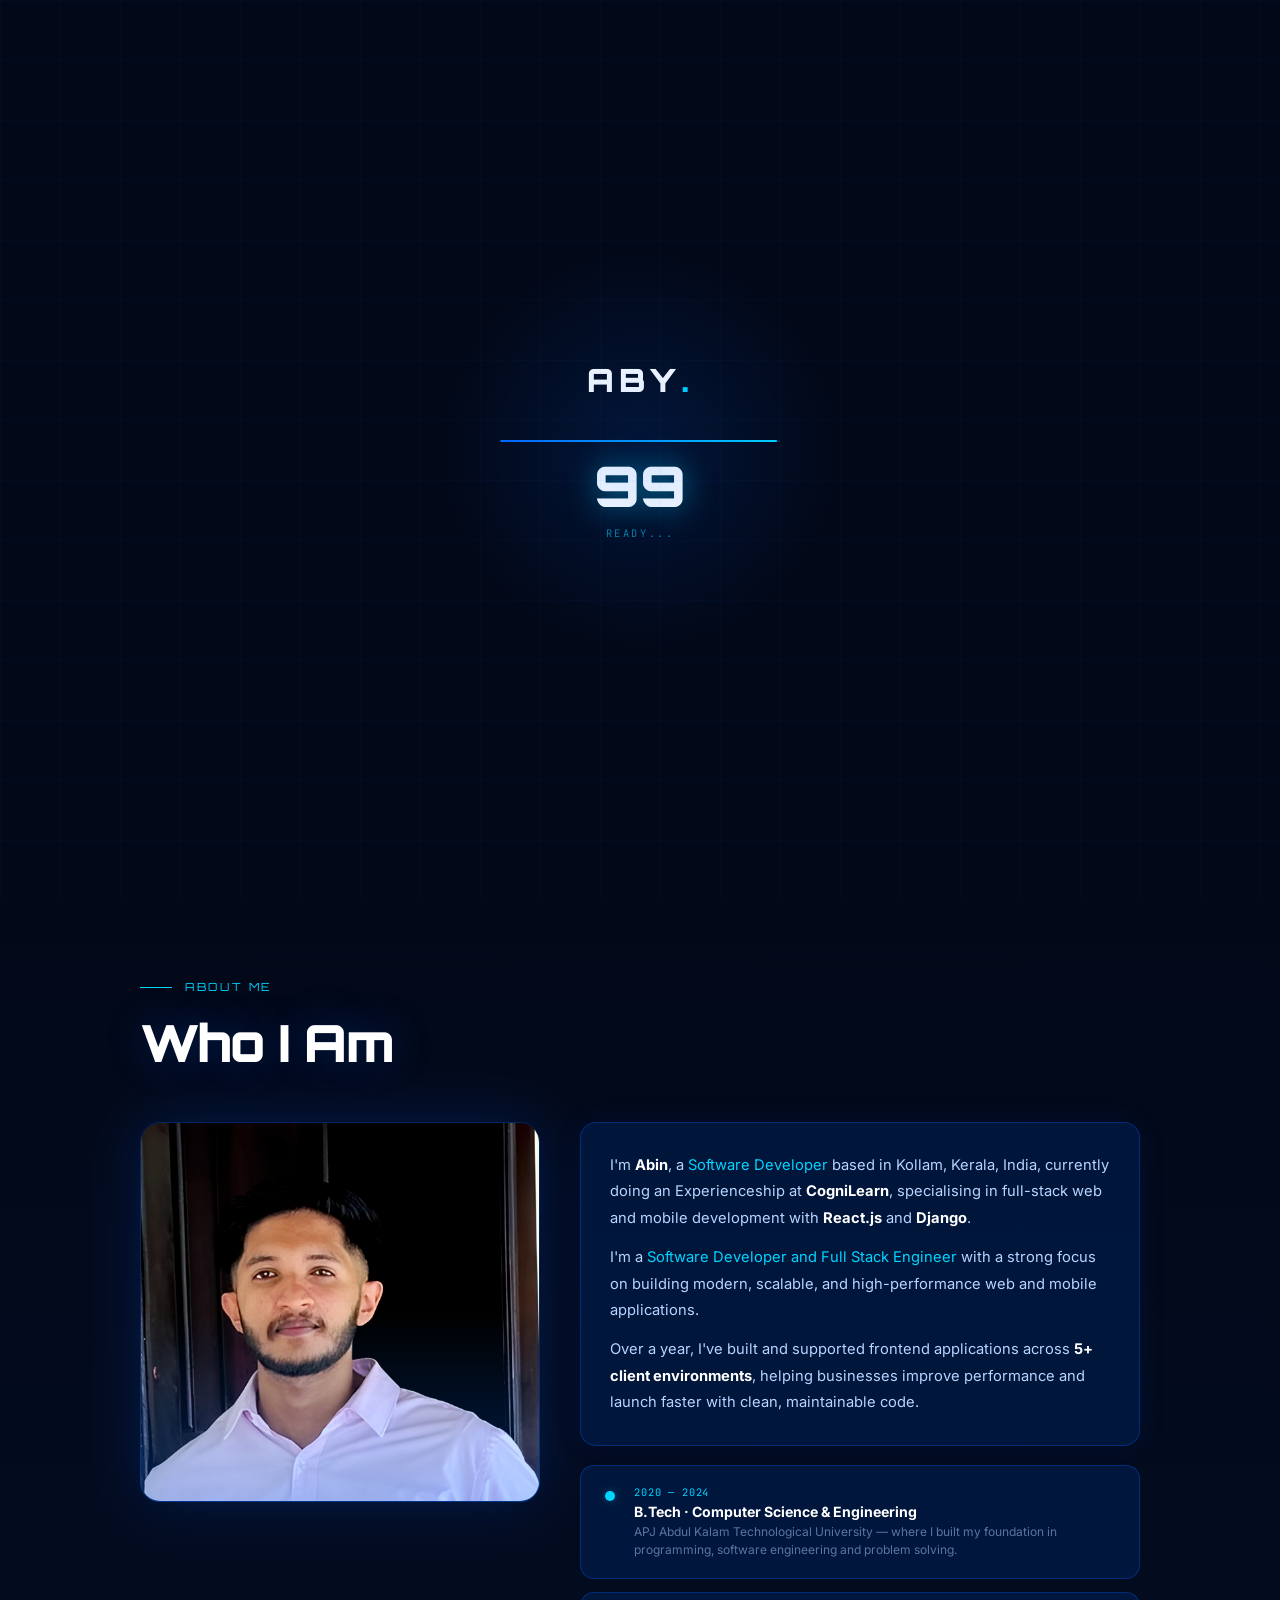
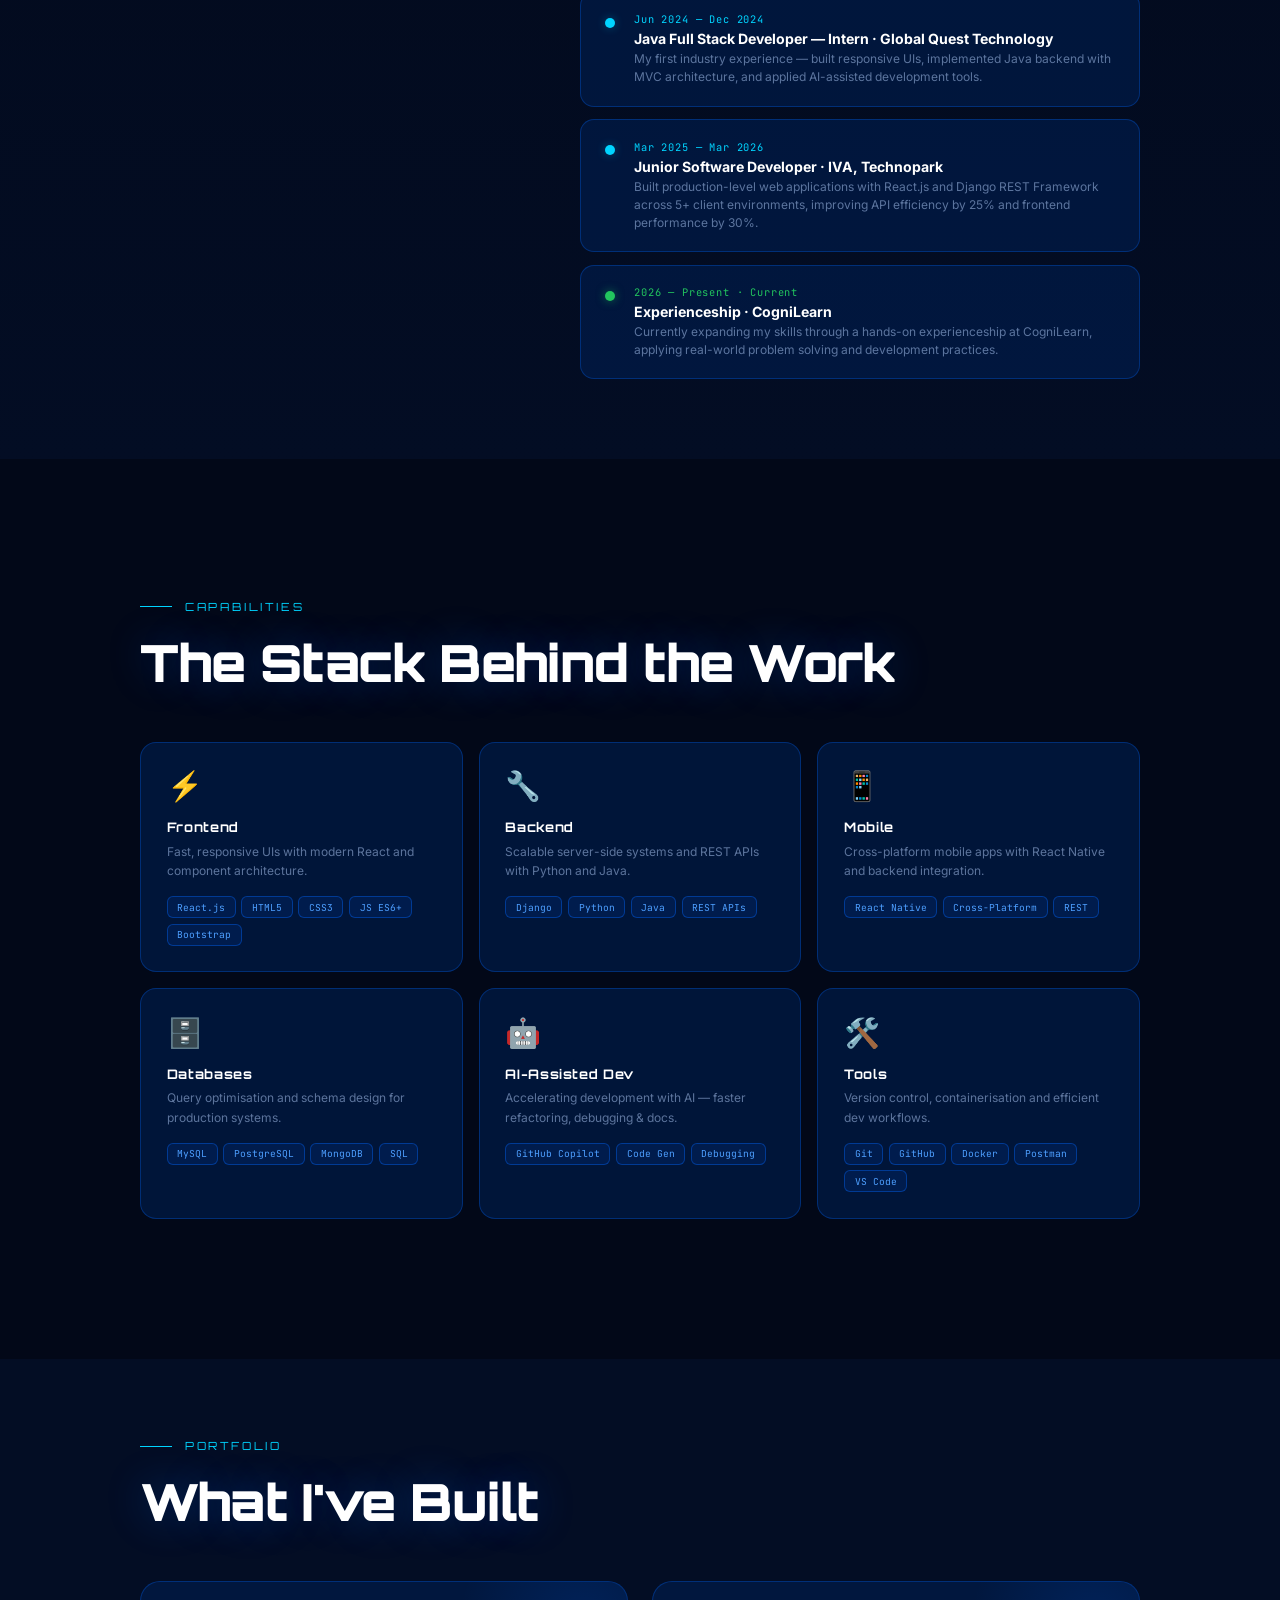
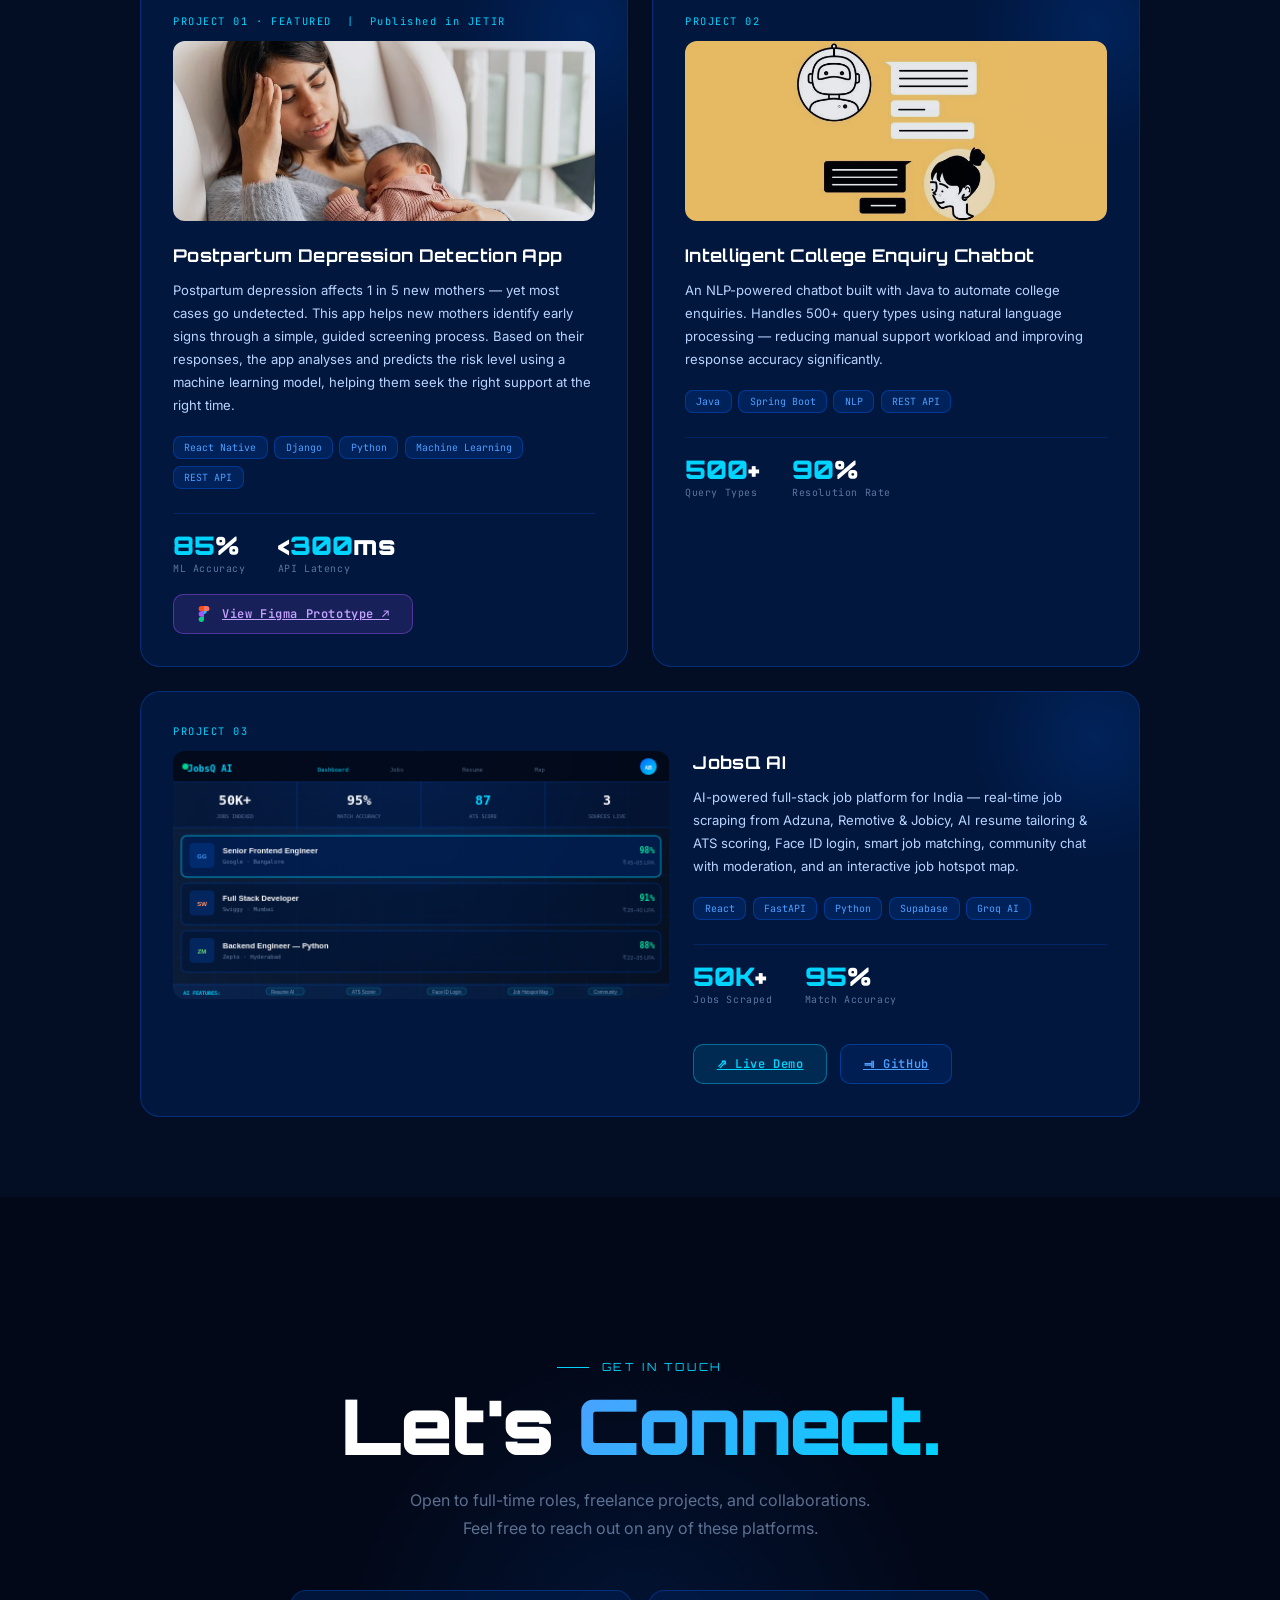
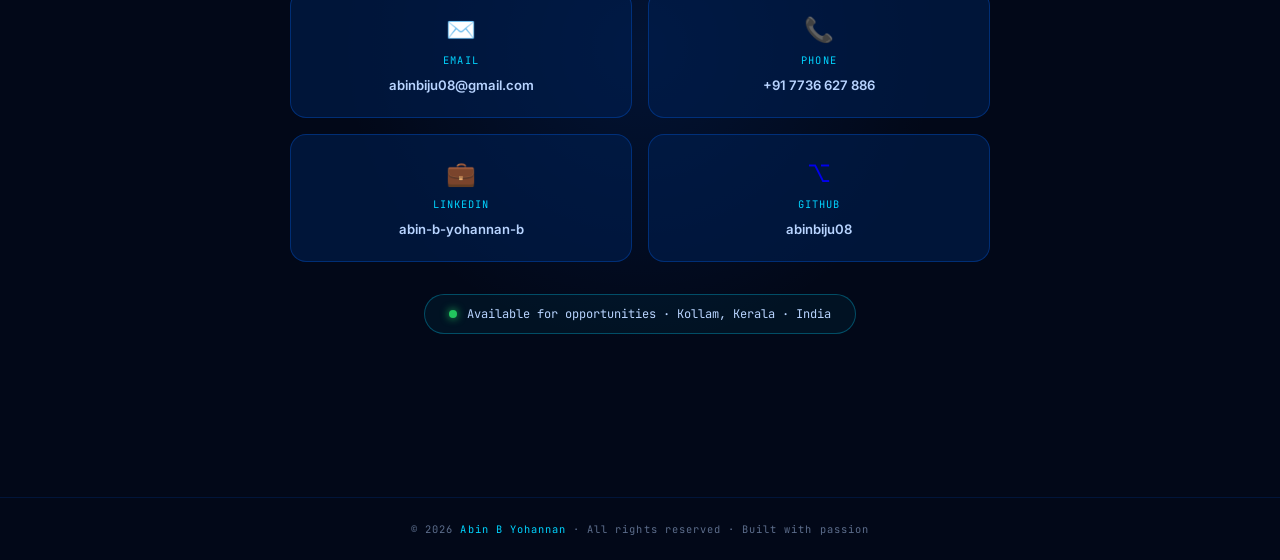
<file: index.html>
<!DOCTYPE html>
<html lang="en">
<head>
<meta charset="UTF-8">
<meta name="viewport" content="width=device-width, initial-scale=1.0">
<title>Abin B Yohannan — Software Developer</title>
<link href="https://fonts.googleapis.com/css2?family=Orbitron:wght@400;700;900&family=Inter:wght@300;400;500;600;700&family=JetBrains+Mono:wght@400;500&display=swap" rel="stylesheet">
<style>
*,*::before,*::after{margin:0;padding:0;box-sizing:border-box}
:root{
  --bg:#020818;
  --bg2:#030d24;
  --blue:#0066FF;
  --blue-light:#4D9FFF;
  --blue-glow:rgba(0,102,255,0.4);
  --blue-dim:rgba(0,102,255,0.15);
  --cyan:#00D4FF;
  --cyan-glow:rgba(0,212,255,0.3);
  --white:#FFFFFF;
  --off:#B8D4FF;
  --grey:rgba(184,212,255,0.5);
  --card:rgba(0,30,80,0.6);
  --card-border:rgba(0,102,255,0.3);
  --font:'Inter',sans-serif;
  --display:'Orbitron',sans-serif;
  --mono:'JetBrains Mono',monospace;
}
html{scroll-behavior:smooth;scroll-snap-type:none}
body{background:var(--bg);color:var(--white);font-family:var(--font);overflow-x:hidden}

/* GRID BG */
body::before{
  content:'';position:fixed;inset:0;z-index:0;pointer-events:none;
  background-image:
    linear-gradient(rgba(0,102,255,0.06) 1px,transparent 1px),
    linear-gradient(90deg,rgba(0,102,255,0.06) 1px,transparent 1px);
  background-size:60px 60px;
}
body::after{
  content:'';position:fixed;inset:0;z-index:0;pointer-events:none;
  background:
    radial-gradient(ellipse 800px 600px at 50% 0%,rgba(0,102,255,0.15) 0%,transparent 70%),
    radial-gradient(ellipse 600px 400px at 100% 100%,rgba(0,212,255,0.08) 0%,transparent 60%),
    radial-gradient(ellipse 500px 400px at 0% 100%,rgba(0,80,200,0.1) 0%,transparent 60%);
}

/* NAV */
nav{
  position:fixed;top:0;left:0;right:0;z-index:200;
  display:flex;align-items:center;justify-content:space-between;
  padding:1.2rem 3rem;
  background:rgba(2,8,24,0.8);backdrop-filter:blur(20px);
  border-bottom:1px solid rgba(0,102,255,0.2);
}
.nav-logo{font-family:var(--display);font-size:.9rem;font-weight:700;color:var(--white);text-decoration:none;letter-spacing:.1em}
.nav-logo span{color:var(--cyan)}
.nav-links{display:flex;gap:0;list-style:none}
.nav-links a{
  font-family:var(--mono);font-size:.7rem;color:var(--grey);
  text-decoration:none;padding:.5rem 1rem;letter-spacing:.1em;
  text-transform:uppercase;transition:color .2s;
}
.nav-links a:hover{color:var(--cyan)}
.nav-year{font-family:var(--display);font-size:.85rem;font-weight:700;color:var(--off)}
.nav-year span{color:var(--cyan)}

/* PAGES */
.page{
  position:relative;z-index:1;
  min-height:100vh;
  display:flex;flex-direction:column;
  align-items:center;justify-content:center;
  padding:5rem 2rem;
  
}

/* ═══════════════════════════════
   PAGE 1 — HERO
═══════════════════════════════ */
#hero{text-align:center;overflow:hidden}
.hero-name{
  font-family:var(--display);font-size:.9rem;font-weight:400;
  color:var(--off);letter-spacing:.25em;text-transform:uppercase;
  margin-bottom:1.5rem;
  opacity:0;animation:fadeDown .6s .2s forwards;
}
.hero-title{
  font-family:var(--display);
  font-size:clamp(3.5rem,10vw,9rem);
  font-weight:900;line-height:.9;
  letter-spacing:-.02em;
  margin-bottom:3rem;
  opacity:0;animation:fadeDown .7s .4s forwards;
}
.hero-title .line1{
  display:block;color:transparent;
  -webkit-text-stroke:1.5px rgba(255,255,255,0.8);
  text-shadow:0 0 80px rgba(0,102,255,0.5);
}
.hero-title .line2{
  display:block;
  background:linear-gradient(135deg,#4D9FFF,#00D4FF,#0066FF);
  -webkit-background-clip:text;-webkit-text-fill-color:transparent;background-clip:text;
  filter:drop-shadow(0 0 30px rgba(0,212,255,0.4));
}

/* FOLDER */
.folder-wrap{
  position:relative;width:100%;max-width:600px;margin:0 auto;
  opacity:0;animation:fadeUp .8s .6s forwards;
}
.folder-body{
  position:relative;
  background:linear-gradient(145deg,rgba(0,60,180,0.7),rgba(0,30,100,0.8));
  border:1px solid rgba(0,102,255,0.5);
  border-radius:0 20px 20px 20px;
  padding:3rem 2rem 2.5rem;
  box-shadow:
    0 0 60px rgba(0,102,255,0.25),
    0 0 120px rgba(0,102,255,0.1),
    inset 0 1px 0 rgba(255,255,255,0.1);
  min-height:280px;
  display:flex;align-items:flex-end;justify-content:center;
}
.folder-tab{
  position:absolute;top:-2.2rem;left:0;
  background:linear-gradient(145deg,rgba(0,80,200,0.9),rgba(0,50,150,0.9));
  border:1px solid rgba(0,102,255,0.5);
  border-bottom:none;
  border-radius:12px 12px 0 0;
  padding:.5rem 1.5rem;
  font-family:var(--mono);font-size:.75rem;color:var(--off);letter-spacing:.1em;
  display:flex;align-items:center;gap:.5rem;
}
.folder-play{
  width:36px;height:36px;border-radius:50%;
  border:1.5px solid rgba(0,212,255,0.6);
  display:flex;align-items:center;justify-content:center;
  font-size:.9rem;color:var(--cyan);
  position:absolute;left:2rem;bottom:2rem;
  cursor:pointer;transition:all .2s;
}
.folder-play:hover{background:var(--blue-dim);border-color:var(--cyan);box-shadow:0 0 20px var(--cyan-glow)}

/* FLOATING MINI CARDS IN FOLDER */
.mini-cards{
  display:flex;gap:1rem;justify-content:center;align-items:flex-end;
  padding-bottom:1rem;
  flex-wrap:wrap;
}
.mc{
  background:rgba(0,20,60,0.9);
  border:1px solid rgba(0,102,255,0.4);
  border-radius:14px;
  padding:1rem;
  width:130px;
  box-shadow:0 8px 32px rgba(0,0,0,0.4),0 0 20px rgba(0,102,255,0.1);
  transition:transform .2s;
  cursor:pointer;text-decoration:none;
}
.mc:hover{transform:translateY(-8px);border-color:var(--cyan);box-shadow:0 16px 40px rgba(0,0,0,0.5),0 0 30px var(--cyan-glow)}
.mc-icon{font-size:1.1rem;margin-bottom:.5rem}
.mc-title{font-family:var(--mono);font-size:.72rem;color:var(--cyan);font-weight:700;margin-bottom:.3rem;letter-spacing:.05em}
.mc-sub{font-size:.65rem;color:var(--grey);line-height:1.4}
.mc-img{width:100%;height:50px;object-fit:cover;object-position:top;border-radius:8px;margin-bottom:.4rem}

.hero-scroll{
  margin-top:2rem;
  font-family:var(--mono);font-size:.7rem;color:var(--grey);
  letter-spacing:.15em;display:flex;flex-direction:column;align-items:center;gap:.5rem;
  opacity:0;animation:fadeUp .6s 1.2s forwards;
}
.scroll-arrow{animation:bounce 2s infinite;font-size:1rem;color:var(--blue-light)}

/* ═══════════════════════════════
   PAGE 2 — ABOUT
═══════════════════════════════ */
#about{background:linear-gradient(180deg,var(--bg) 0%,var(--bg2) 100%)}
.page-inner{width:100%;max-width:1000px;margin:0 auto}
.page-label{
  font-family:var(--display);font-size:.7rem;letter-spacing:.25em;
  color:var(--cyan);text-transform:uppercase;margin-bottom:1rem;
  display:flex;align-items:center;gap:.8rem;
}
.page-label::before{content:'';width:2rem;height:1px;background:var(--cyan)}
.page-h{
  font-family:var(--display);font-size:clamp(2rem,4vw,3.5rem);
  font-weight:900;letter-spacing:-.02em;margin-bottom:3rem;
  text-shadow:0 0 40px rgba(0,102,255,0.3);
}
.about-grid{display:grid;grid-template-columns:1fr 1.4fr;gap:2.5rem;align-items:start}
.about-photo-wrap{position:relative}
.about-photo{
  width:100%;border-radius:20px;
  border:1px solid var(--card-border);
  display:block;object-fit:cover;object-position:top;
  max-height:380px;
  box-shadow:0 0 60px rgba(0,102,255,0.2);
  filter:contrast(1.05);
}
.about-photo-glow{
  position:absolute;inset:0;border-radius:20px;
  background:linear-gradient(to top,rgba(0,102,255,0.3),transparent 50%);
  pointer-events:none;
}
.about-right{}
.about-bio{
  background:var(--card);border:1px solid var(--card-border);
  border-radius:16px;padding:1.8rem;margin-bottom:1.2rem;
  box-shadow:0 0 30px rgba(0,102,255,0.08);
}
.about-bio p{font-size:.92rem;color:var(--off);line-height:1.8;margin-bottom:.8rem}
.about-bio p:last-child{margin-bottom:0}
.about-bio p strong{color:var(--white)}
.about-bio p .hl{color:var(--cyan)}
.timeline{display:flex;flex-direction:column;gap:.8rem}
.tl-item{
  background:var(--card);border:1px solid var(--card-border);
  border-radius:14px;padding:1.2rem 1.5rem;
  display:flex;gap:1.2rem;align-items:flex-start;
  transition:border-color .25s;
}
.tl-item:hover{border-color:rgba(0,212,255,0.4)}
.tl-dot{
  width:10px;height:10px;min-width:10px;border-radius:50%;
  background:var(--cyan);margin-top:.35rem;
  box-shadow:0 0 10px var(--cyan-glow);
}
.tl-year{font-family:var(--mono);font-size:.65rem;color:var(--cyan);letter-spacing:.08em;margin-bottom:.25rem}
.tl-role{font-size:.88rem;font-weight:700;color:var(--white);margin-bottom:.2rem}
.tl-desc{font-size:.75rem;color:var(--grey);line-height:1.5}

/* ═══════════════════════════════
   PAGE 3 — TECH STACK
═══════════════════════════════ */
#techstack{background:var(--bg)}
.tech-grid{display:grid;grid-template-columns:repeat(3,1fr);gap:1rem;width:100%;max-width:1000px}
.tech-card{
  background:var(--card);border:1px solid var(--card-border);
  border-radius:16px;padding:1.6rem;
  transition:border-color .25s,transform .25s,box-shadow .25s;
  position:relative;overflow:hidden;
}
.tech-card::before{
  content:'';position:absolute;top:0;left:0;right:0;height:2px;
  background:linear-gradient(to right,var(--blue),var(--cyan));
  opacity:0;transition:opacity .3s;
}
.tech-card:hover{border-color:rgba(0,212,255,0.4);transform:translateY(-4px);box-shadow:0 16px 40px rgba(0,0,0,0.3),0 0 30px rgba(0,102,255,0.15)}
.tech-card:hover::before{opacity:1}
.tc-icon{font-size:1.8rem;margin-bottom:1rem}
.tc-name{font-family:var(--display);font-size:.82rem;font-weight:700;color:var(--white);margin-bottom:.4rem;letter-spacing:.05em}
.tc-desc{font-size:.75rem;color:var(--grey);line-height:1.6;margin-bottom:1rem}
.tc-tags{display:flex;flex-wrap:wrap;gap:.35rem}
.t-tag{
  font-size:.6rem;font-family:var(--mono);padding:.22rem .6rem;
  border:1px solid rgba(0,102,255,0.4);color:var(--blue-light);
  border-radius:6px;background:rgba(0,102,255,0.1);
}

/* ═══════════════════════════════
   PAGE 4 — PROJECTS
═══════════════════════════════ */
#projects{background:var(--bg2)}
.proj-grid{display:grid;grid-template-columns:1fr 1fr;gap:1.5rem;width:100%;max-width:1000px}
.proj-card{
  background:var(--card);border:1px solid var(--card-border);
  border-radius:20px;padding:2rem;
  transition:border-color .25s,transform .25s;
  position:relative;overflow:hidden;
}
.proj-card:hover{border-color:rgba(0,212,255,0.5);transform:translateY(-5px)}
.proj-glow{
  position:absolute;top:-80px;right:-80px;width:250px;height:250px;
  background:radial-gradient(circle,rgba(0,102,255,0.15),transparent 70%);
  pointer-events:none;
}
.proj-num{font-family:var(--mono);font-size:.65rem;color:var(--cyan);letter-spacing:.15em;margin-bottom:.8rem}
.proj-name{font-family:var(--display);font-size:1.1rem;font-weight:700;margin-bottom:.8rem;line-height:1.25;color:var(--white);letter-spacing:.02em}
.proj-desc{font-size:.82rem;color:var(--off);line-height:1.75;margin-bottom:1.2rem}
.proj-tech{display:flex;flex-wrap:wrap;gap:.4rem;margin-bottom:1.5rem}
.p-tag{
  font-size:.62rem;font-family:var(--mono);padding:.25rem .65rem;
  background:rgba(0,102,255,0.15);color:var(--blue-light);
  border-radius:8px;border:1px solid rgba(0,102,255,0.35);
}
.proj-metrics{display:flex;gap:2rem;padding-top:1.2rem;border-top:1px solid rgba(0,102,255,0.2)}
.pm-n{font-family:var(--display);font-size:1.6rem;font-weight:900;color:var(--white);line-height:1}
.pm-n span{color:var(--cyan)}
.pm-l{font-size:.62rem;color:var(--grey);font-family:var(--mono);margin-top:.2rem;letter-spacing:.06em}

/* ═══════════════════════════════
   PAGE 5 — CONTACT
═══════════════════════════════ */
#contact{background:var(--bg)}
.contact-wrap{width:100%;max-width:700px;text-align:center}
.contact-glow{
  position:absolute;top:50%;left:50%;transform:translate(-50%,-50%);
  width:600px;height:600px;
  background:radial-gradient(circle,rgba(0,102,255,0.12),transparent 70%);
  pointer-events:none;z-index:0;
}
.contact-inner{position:relative;z-index:1}
.contact-h{
  font-family:var(--display);font-size:clamp(2.5rem,6vw,5rem);
  font-weight:900;line-height:.95;letter-spacing:-.02em;margin-bottom:1.5rem;
}
.contact-h .grad{
  background:linear-gradient(135deg,#4D9FFF,#00D4FF);
  -webkit-background-clip:text;-webkit-text-fill-color:transparent;background-clip:text;
}
.contact-sub{font-size:1rem;color:var(--grey);line-height:1.7;margin-bottom:3rem}
.contact-cards{display:grid;grid-template-columns:repeat(2,1fr);gap:1rem;margin-bottom:2rem}
.cc{
  background:var(--card);border:1px solid var(--card-border);
  border-radius:16px;padding:1.5rem;
  display:flex;flex-direction:column;align-items:center;gap:.6rem;
  text-decoration:none;transition:border-color .25s,transform .2s;
}
.cc:hover{border-color:rgba(0,212,255,0.5);transform:translateY(-3px)}
.cc-icon{font-size:1.5rem}
.cc-label{font-family:var(--mono);font-size:.65rem;color:var(--cyan);letter-spacing:.1em;text-transform:uppercase}
.cc-val{font-size:.82rem;color:var(--off);font-weight:600;word-break:break-all;text-align:center}
.contact-avail{
  display:inline-flex;align-items:center;gap:.6rem;
  font-family:var(--mono);font-size:.75rem;color:var(--off);
  padding:.7rem 1.5rem;border:1px solid rgba(0,212,255,0.3);
  border-radius:100px;background:rgba(0,212,255,0.05);
}
.avail-dot{width:8px;height:8px;background:#22c55e;border-radius:50%;box-shadow:0 0 8px #22c55e}

/* FOOTER */
footer{
  position:relative;z-index:1;text-align:center;
  padding:1.5rem;border-top:1px solid rgba(0,102,255,0.15);
  font-family:var(--mono);font-size:.65rem;color:var(--grey);letter-spacing:.1em;
}
footer span{color:var(--cyan)}

/* REVEAL */
.reveal{opacity:0;transform:translateY(24px);transition:opacity .6s ease,transform .6s ease}
.reveal.in{opacity:1;transform:translateY(0)}
.d1{transition-delay:.1s}.d2{transition-delay:.2s}.d3{transition-delay:.3s}.d4{transition-delay:.4s}.d5{transition-delay:.5s}.d6{transition-delay:.6s}

/* ANIMATIONS */
@keyframes fadeDown{from{opacity:0;transform:translateY(-20px)}to{opacity:1;transform:translateY(0)}}
@keyframes fadeUp{from{opacity:0;transform:translateY(24px)}to{opacity:1;transform:translateY(0)}}
@keyframes bounce{0%,100%{transform:translateY(0)}50%{transform:translateY(6px)}}
@keyframes float{0%,100%{transform:translateY(0)}50%{transform:translateY(-8px)}}
.mc:nth-child(1){animation:float 4s ease-in-out infinite}
.mc:nth-child(2){animation:float 4.5s .5s ease-in-out infinite}
.mc:nth-child(3){animation:float 5s 1s ease-in-out infinite}
.mc:nth-child(4){animation:float 4.2s .3s ease-in-out infinite}

/* RESPONSIVE */
@media(max-width:900px){
  nav{padding:1rem 1.5rem}
  .nav-links{display:none}
  .page{padding:5rem 1.5rem}
  .about-grid{grid-template-columns:1fr}
  .about-photo{max-height:250px}
  .tech-grid{grid-template-columns:1fr 1fr}
  .proj-grid{grid-template-columns:1fr}
  .contact-cards{grid-template-columns:1fr}
  .mini-cards{gap:.6rem}
  .mc{width:110px}
}
@media(max-width:600px){
  .tech-grid{grid-template-columns:1fr}
  .hero-title{font-size:3.5rem}
}

/* THREE DOT BUTTON */
.three-dot{
  display:none;
  flex-direction:column;justify-content:center;align-items:center;
  gap:5px;
  width:42px;height:42px;
  background:rgba(255,255,255,0.08);
  border:1px solid rgba(255,255,255,0.15);
  border-radius:12px;cursor:pointer;
  padding:0;transition:background .2s;
}
.three-dot span{
  display:block;width:5px;height:5px;
  background:var(--white);border-radius:50%;
}
.three-dot:hover{background:rgba(0,212,255,0.15);border-color:rgba(0,212,255,0.4)}

/* MOBILE MENU OVERLAY */
.mob-menu{
  position:fixed;inset:0;z-index:999;
  background:rgba(2,8,24,0.6);
  backdrop-filter:blur(6px);
  opacity:0;visibility:hidden;
  transition:opacity .3s ease,visibility .3s ease;
}
.mob-menu.open{opacity:1;visibility:visible}

.mob-menu-inner{
  position:absolute;top:1rem;left:1rem;right:1rem;
  background:#0D1A3A;
  border:1px solid rgba(0,102,255,0.35);
  border-radius:24px;
  padding:1.5rem;
  box-shadow:0 20px 60px rgba(0,0,0,0.6),0 0 40px rgba(0,102,255,0.15);
  transform:translateY(-20px) scale(.97);
  transition:transform .3s cubic-bezier(.34,1.56,.64,1);
}
.mob-menu.open .mob-menu-inner{transform:translateY(0) scale(1)}

.mob-menu-header{
  display:flex;align-items:center;justify-content:space-between;
  margin-bottom:1.5rem;
}
.mob-menu-name{
  font-family:var(--display);font-size:1.1rem;font-weight:700;
  color:var(--white);letter-spacing:.05em;
}
.mob-close{
  width:38px;height:38px;border-radius:10px;
  background:rgba(255,255,255,0.08);
  border:1px solid rgba(255,255,255,0.12);
  color:var(--white);font-size:1rem;cursor:pointer;
  display:flex;align-items:center;justify-content:center;
  transition:background .2s;
}
.mob-close:hover{background:rgba(0,212,255,0.15);border-color:rgba(0,212,255,0.4)}

.mob-links{list-style:none;display:flex;flex-direction:column;gap:.6rem}
.mob-links a{
  display:block;padding:1rem 1.2rem;
  background:rgba(255,255,255,0.04);
  border:1px solid rgba(255,255,255,0.08);
  border-radius:14px;
  font-size:1rem;font-weight:600;color:var(--white);
  text-decoration:none;
  transition:background .2s,border-color .2s,transform .2s;
}
.mob-links a:hover{
  background:rgba(0,102,255,0.15);
  border-color:rgba(0,212,255,0.35);
  transform:translateX(4px);
}

@media(max-width:768px){
  .three-dot{display:flex}
  .nav-links{display:none}
  .nav-year{display:none}
}

/* FIGMA BUTTON */
.figma-btn{
  display:inline-flex;align-items:center;gap:.6rem;
  margin-top:1.2rem;
  font-family:var(--mono);font-size:.75rem;font-weight:600;
  padding:.7rem 1.4rem;
  background:rgba(162,89,255,0.15);
  border:1px solid rgba(162,89,255,0.4);
  color:#C4A1FF;border-radius:10px;cursor:pointer;
  transition:all .2s;letter-spacing:.05em;
}
.figma-btn:hover{background:rgba(162,89,255,0.25);border-color:rgba(162,89,255,0.7);transform:translateY(-2px)}

/* FIGMA MODAL */
.figma-modal{
  position:fixed;inset:0;z-index:1000;
  background:rgba(2,8,24,0.85);backdrop-filter:blur(10px);
  display:flex;align-items:center;justify-content:center;
  padding:1.5rem;
  opacity:0;visibility:hidden;transition:opacity .3s,visibility .3s;
}
.figma-modal.open{opacity:1;visibility:visible}
.figma-modal-inner{
  width:100%;max-width:900px;height:85vh;
  background:#0D1A3A;
  border:1px solid rgba(162,89,255,0.4);
  border-radius:20px;overflow:hidden;
  display:flex;flex-direction:column;
  box-shadow:0 0 80px rgba(162,89,255,0.2);
  transform:scale(.95);transition:transform .3s cubic-bezier(.34,1.56,.64,1);
}
.figma-modal.open .figma-modal-inner{transform:scale(1)}
.figma-modal-header{
  display:flex;align-items:center;justify-content:space-between;
  padding:1rem 1.5rem;
  border-bottom:1px solid rgba(162,89,255,0.2);
  flex-shrink:0;
}
.figma-modal-title{font-size:.82rem;font-weight:600;color:var(--off);font-family:var(--mono)}
.figma-modal-close{
  width:32px;height:32px;border-radius:8px;
  background:rgba(255,255,255,0.08);border:1px solid rgba(255,255,255,0.12);
  color:var(--white);cursor:pointer;font-size:.9rem;
  display:flex;align-items:center;justify-content:center;transition:background .2s;
}
.figma-modal-close:hover{background:rgba(255,100,100,0.2);border-color:rgba(255,100,100,0.4)}
.figma-frame{width:100%;flex:1;border:none}

/* HERO ANIMATIONS */
.hero-typed-wrap{
  margin-bottom:1.5rem;
  font-family:var(--mono);font-size:clamp(.85rem,1.5vw,1.1rem);
  color:var(--cyan);letter-spacing:.15em;text-transform:uppercase;
  min-height:1.5rem;
}
.typed-cursor{
  display:inline-block;
  animation:cursorBlink .7s infinite;
  color:var(--cyan);font-weight:300;
}
@keyframes cursorBlink{0%,100%{opacity:1}50%{opacity:0}}

/* LETTER ANIMATION */
.hero-title .line1,
.hero-title .line2{
  display:block;
}
.hero-letter{
  display:inline-block;
  opacity:0;
  transform:translateY(60px) rotateX(-90deg);
  animation:letterDrop .5s forwards;
  transform-origin:top center;
}
@keyframes letterDrop{
  to{opacity:1;transform:translateY(0) rotateX(0deg)}
}

/* GLITCH EFFECT on line1 */
.glitch{
  position:relative;
}
.glitch::before,.glitch::after{
  content:attr(data-text);
  position:absolute;left:0;top:0;
  color:transparent;
  -webkit-text-stroke:1.5px rgba(255,255,255,0.8);
}
.glitch::before{
  text-shadow:-2px 0 #00D4FF;
  animation:glitch1 3s infinite;
  clip-path:polygon(0 0,100% 0,100% 35%,0 35%);
}
.glitch::after{
  text-shadow:2px 0 #0066FF;
  animation:glitch2 3s infinite;
  clip-path:polygon(0 65%,100% 65%,100% 100%,0 100%);
}
@keyframes glitch1{
  0%,90%,100%{transform:translate(0)}
  92%{transform:translate(-3px,1px)}
  94%{transform:translate(3px,-1px)}
  96%{transform:translate(-2px,2px)}
  98%{transform:translate(2px,-2px)}
}
@keyframes glitch2{
  0%,90%,100%{transform:translate(0)}
  92%{transform:translate(3px,-1px)}
  94%{transform:translate(-3px,1px)}
  96%{transform:translate(2px,-2px)}
  98%{transform:translate(-2px,2px)}
}

/* HERO NAME FADE */
#heroName{
  opacity:0;
  animation:fadeDown .6s .3s forwards;
}

/* PARTICLES */
#particles{
  position:absolute;inset:0;pointer-events:none;overflow:hidden;z-index:0;
}
.particle{
  position:absolute;
  border-radius:50%;
  background:var(--cyan);
  opacity:0;
  animation:particleFloat linear infinite;
}
@keyframes particleFloat{
  0%{opacity:0;transform:translateY(100vh) scale(0)}
  10%{opacity:.6}
  90%{opacity:.3}
  100%{opacity:0;transform:translateY(-20vh) scale(1)}
}

/* SCAN LINE */
#hero::after{
  content:'';
  position:absolute;top:0;left:0;right:0;
  height:3px;
  background:linear-gradient(to right,transparent,var(--cyan),transparent);
  animation:scanLine 4s ease-in-out infinite;
  pointer-events:none;z-index:2;
  opacity:0.6;
}
@keyframes scanLine{
  0%{top:0;opacity:0}
  5%{opacity:.6}
  95%{opacity:.6}
  100%{top:100%;opacity:0}
}

/* ── FOLDER SCREEN ── */
#folderScreen{
  position:fixed;inset:0;z-index:9998;
  display:flex;align-items:center;justify-content:center;
  background:#020818;
  opacity:0;visibility:hidden;
  transition:opacity .5s ease,visibility .5s ease;
}
#folderScreen.show{opacity:1;visibility:visible}
#folderScreen.hide{opacity:0;visibility:hidden}

.fs-bg{
  position:absolute;inset:0;
  background-image:
    linear-gradient(rgba(0,102,255,0.06) 1px,transparent 1px),
    linear-gradient(90deg,rgba(0,102,255,0.06) 1px,transparent 1px);
  background-size:60px 60px;
}
.fs-bg::after{
  content:'';position:absolute;inset:0;
  background:radial-gradient(ellipse 600px 500px at 50% 50%,rgba(0,102,255,0.12),transparent 70%);
}

.fs-content{
  position:relative;z-index:1;
  display:flex;flex-direction:column;
  align-items:center;gap:2rem;
}

.fs-hint{
  font-family:var(--mono);font-size:.75rem;
  color:rgba(0,212,255,0.6);letter-spacing:.2em;text-transform:uppercase;
  animation:hintPulse 2s ease-in-out infinite;
  opacity:0;transition:opacity .5s;
}
#folderScreen.show .fs-hint{opacity:1}
@keyframes hintPulse{
  0%,100%{opacity:.4;transform:translateY(0)}
  50%{opacity:1;transform:translateY(-4px)}
}

/* FOLDER */
.folder-click{
  cursor:pointer;
  width:280px;
  position:relative;
  transform:scale(0.8) translateY(30px);
  opacity:0;
  transition:transform .15s ease,filter .15s ease;
  animation:none;
}
#folderScreen.show .folder-click{
  animation:folderAppear .7s .2s cubic-bezier(.34,1.56,.64,1) forwards;
}
@keyframes folderAppear{
  to{opacity:1;transform:scale(1) translateY(0)}
}
.folder-click:hover{
  transform:scale(1.04) translateY(-4px) !important;
  filter:drop-shadow(0 0 30px rgba(0,212,255,0.5));
}
.folder-click:active{
  transform:scale(.97) translateY(0px) !important;
}

.fc-tab{
  width:100px;height:22px;
  background:linear-gradient(135deg,rgba(0,80,200,0.9),rgba(0,50,150,0.9));
  border:1px solid rgba(0,102,255,0.6);
  border-bottom:none;
  border-radius:10px 10px 0 0;
  margin-left:16px;
}
.fc-body{
  background:linear-gradient(145deg,rgba(0,70,200,0.7),rgba(0,40,120,0.85));
  border:1px solid rgba(0,102,255,0.5);
  border-radius:0 16px 16px 16px;
  padding:2rem 1.8rem;
  display:flex;flex-direction:column;align-items:center;gap:1.2rem;
  box-shadow:
    0 0 60px rgba(0,102,255,0.25),
    0 20px 60px rgba(0,0,0,0.5),
    inset 0 1px 0 rgba(255,255,255,0.1);
  position:relative;overflow:hidden;
}
.fc-glow{
  position:absolute;top:-40px;left:50%;transform:translateX(-50%);
  width:200px;height:200px;
  background:radial-gradient(circle,rgba(0,212,255,0.15),transparent 70%);
  pointer-events:none;
}
.fc-label-wrap{text-align:center}
.fc-filename{
  font-family:var(--display);font-size:1.2rem;font-weight:700;
  color:var(--white);letter-spacing:.08em;margin-bottom:.3rem;
}
.fc-filesize{
  font-family:var(--mono);font-size:.7rem;
  color:rgba(0,212,255,0.7);letter-spacing:.1em;
}
.fc-arrow{
  width:52px;height:52px;border-radius:50%;
  border:2px solid rgba(0,212,255,0.5);
  display:flex;align-items:center;justify-content:center;
  font-size:1.1rem;color:var(--cyan);
  box-shadow:0 0 20px rgba(0,212,255,0.3);
  transition:all .2s;
  animation:arrowPulse 2s ease-in-out infinite;
}
@keyframes arrowPulse{
  0%,100%{box-shadow:0 0 20px rgba(0,212,255,0.3)}
  50%{box-shadow:0 0 40px rgba(0,212,255,0.7)}
}
.folder-click:hover .fc-arrow{
  background:rgba(0,212,255,0.15);
  border-color:var(--cyan);
  box-shadow:0 0 40px rgba(0,212,255,0.6);
}

.fs-name{
  font-family:var(--display);font-size:.85rem;font-weight:700;
  color:rgba(255,255,255,0.4);letter-spacing:.2em;text-transform:uppercase;
  opacity:0;transition:opacity .5s .4s;
}
#folderScreen.show .fs-name{opacity:1}

/* OPEN ANIMATION */
#folderScreen.opening .folder-click{
  animation:folderOpen .8s cubic-bezier(.4,0,.2,1) forwards !important;
}
@keyframes folderOpen{
  0%{transform:scale(1) translateY(0);opacity:1}
  30%{transform:scale(1.08) translateY(-10px);opacity:1}
  60%{transform:scale(1.2) translateY(-20px) rotateX(15deg);opacity:.8}
  100%{transform:scale(2.5) translateY(-60px);opacity:0}
}
#folderScreen.opening{
  animation:screenFadeOut .8s .4s forwards;
}
@keyframes screenFadeOut{
  to{opacity:0;visibility:hidden}
}
</style>
</head>
<body>
<!-- LOADER -->
<div id='loader'>
  <div class='loader-inner'>
    <div class='loader-name'>ABY<span>.</span></div>
    <div class='loader-bar-wrap'>
      <div class='loader-bar' id='loaderBar'></div>
    </div>
    <div class='loader-num' id='loaderNum'>0</div>
    <div class='loader-label' id='loaderLabel'>INITIALIZING PORTFOLIO</div>
  </div>
</div>

<!-- FOLDER CLICK SCREEN -->
<div id='folderScreen'>
  <div class='fs-bg'></div>
  <div class='fs-content'>
    <div class='fs-hint'>Click to open</div>
    <div class='folder-click' id='folderClick' onclick='openPortfolio()'>
      <div class='fc-tab'></div>
      <div class='fc-body'>
        <div class='fc-glow'></div>
        <div class='fc-label-wrap'>
          <div class='fc-filename'>portfolio.abin</div>
          <div class='fc-filesize'>2026 · Software Developer</div>
        </div>
        <div class='fc-arrow'>▶</div>
      </div>
    </div>
    <div class='fs-name'>Abin B Yohannan</div>
  </div>
</div>

<style>
#loader{
  position:fixed;inset:0;z-index:9999;
  background:#020818;
  display:flex;align-items:center;justify-content:center;
  flex-direction:column;
  transition:opacity .6s ease, visibility .6s ease;
}
#loader.done{opacity:0;visibility:hidden}
.loader-inner{text-align:center;width:280px}
.loader-name{
  font-family:"Orbitron",sans-serif;font-size:2rem;font-weight:900;
  color:#fff;letter-spacing:.15em;margin-bottom:2.5rem;
}
.loader-name span{color:#00D4FF}
.loader-bar-wrap{
  width:100%;height:2px;background:rgba(0,102,255,0.2);
  border-radius:2px;overflow:hidden;margin-bottom:1rem;position:relative;
}
.loader-bar{
  height:100%;width:0%;
  background:linear-gradient(to right,#0066FF,#00D4FF);
  border-radius:2px;
  box-shadow:0 0 12px rgba(0,212,255,0.8);
  transition:width .05s linear;
}
.loader-num{
  font-family:"Orbitron",sans-serif;font-size:3.5rem;font-weight:900;
  color:#fff;line-height:1;margin-bottom:.8rem;
  text-shadow:0 0 30px rgba(0,212,255,0.5);
}
.loader-label{
  font-family:"JetBrains Mono",monospace;font-size:.65rem;
  color:rgba(0,212,255,0.6);letter-spacing:.25em;text-transform:uppercase;
}
/* dots animation */
.loader-label::after{
  content:'...';
  animation:dots 1.5s infinite;
}
@keyframes dots{
  0%{content:''}
  33%{content:'.'}
  66%{content:'..'}
  100%{content:'...'}
}
/* grid bg on loader */
#loader::before{
  content:'';position:absolute;inset:0;pointer-events:none;
  background-image:
    linear-gradient(rgba(0,102,255,0.04) 1px,transparent 1px),
    linear-gradient(90deg,rgba(0,102,255,0.04) 1px,transparent 1px);
  background-size:60px 60px;
}
/* glow blob */
#loader::after{
  content:'';position:absolute;top:50%;left:50%;
  transform:translate(-50%,-50%);
  width:400px;height:400px;
  background:radial-gradient(circle,rgba(0,102,255,0.15),transparent 70%);
  pointer-events:none;
}

/* THREE DOT BUTTON */
.three-dot{
  display:none;
  flex-direction:column;justify-content:center;align-items:center;
  gap:5px;
  width:42px;height:42px;
  background:rgba(255,255,255,0.08);
  border:1px solid rgba(255,255,255,0.15);
  border-radius:12px;cursor:pointer;
  padding:0;transition:background .2s;
}
.three-dot span{
  display:block;width:5px;height:5px;
  background:var(--white);border-radius:50%;
}
.three-dot:hover{background:rgba(0,212,255,0.15);border-color:rgba(0,212,255,0.4)}

/* MOBILE MENU OVERLAY */
.mob-menu{
  position:fixed;inset:0;z-index:999;
  background:rgba(2,8,24,0.6);
  backdrop-filter:blur(6px);
  opacity:0;visibility:hidden;
  transition:opacity .3s ease,visibility .3s ease;
}
.mob-menu.open{opacity:1;visibility:visible}

.mob-menu-inner{
  position:absolute;top:1rem;left:1rem;right:1rem;
  background:#0D1A3A;
  border:1px solid rgba(0,102,255,0.35);
  border-radius:24px;
  padding:1.5rem;
  box-shadow:0 20px 60px rgba(0,0,0,0.6),0 0 40px rgba(0,102,255,0.15);
  transform:translateY(-20px) scale(.97);
  transition:transform .3s cubic-bezier(.34,1.56,.64,1);
}
.mob-menu.open .mob-menu-inner{transform:translateY(0) scale(1)}

.mob-menu-header{
  display:flex;align-items:center;justify-content:space-between;
  margin-bottom:1.5rem;
}
.mob-menu-name{
  font-family:var(--display);font-size:1.1rem;font-weight:700;
  color:var(--white);letter-spacing:.05em;
}
.mob-close{
  width:38px;height:38px;border-radius:10px;
  background:rgba(255,255,255,0.08);
  border:1px solid rgba(255,255,255,0.12);
  color:var(--white);font-size:1rem;cursor:pointer;
  display:flex;align-items:center;justify-content:center;
  transition:background .2s;
}
.mob-close:hover{background:rgba(0,212,255,0.15);border-color:rgba(0,212,255,0.4)}

.mob-links{list-style:none;display:flex;flex-direction:column;gap:.6rem}
.mob-links a{
  display:block;padding:1rem 1.2rem;
  background:rgba(255,255,255,0.04);
  border:1px solid rgba(255,255,255,0.08);
  border-radius:14px;
  font-size:1rem;font-weight:600;color:var(--white);
  text-decoration:none;
  transition:background .2s,border-color .2s,transform .2s;
}
.mob-links a:hover{
  background:rgba(0,102,255,0.15);
  border-color:rgba(0,212,255,0.35);
  transform:translateX(4px);
}

@media(max-width:768px){
  .three-dot{display:flex}
  .nav-links{display:none}
  .nav-year{display:none}
}

/* FIGMA BUTTON */
.figma-btn{
  display:inline-flex;align-items:center;gap:.6rem;
  margin-top:1.2rem;
  font-family:var(--mono);font-size:.75rem;font-weight:600;
  padding:.7rem 1.4rem;
  background:rgba(162,89,255,0.15);
  border:1px solid rgba(162,89,255,0.4);
  color:#C4A1FF;border-radius:10px;cursor:pointer;
  transition:all .2s;letter-spacing:.05em;
}
.figma-btn:hover{background:rgba(162,89,255,0.25);border-color:rgba(162,89,255,0.7);transform:translateY(-2px)}

/* FIGMA MODAL */
.figma-modal{
  position:fixed;inset:0;z-index:1000;
  background:rgba(2,8,24,0.85);backdrop-filter:blur(10px);
  display:flex;align-items:center;justify-content:center;
  padding:1.5rem;
  opacity:0;visibility:hidden;transition:opacity .3s,visibility .3s;
}
.figma-modal.open{opacity:1;visibility:visible}
.figma-modal-inner{
  width:100%;max-width:900px;height:85vh;
  background:#0D1A3A;
  border:1px solid rgba(162,89,255,0.4);
  border-radius:20px;overflow:hidden;
  display:flex;flex-direction:column;
  box-shadow:0 0 80px rgba(162,89,255,0.2);
  transform:scale(.95);transition:transform .3s cubic-bezier(.34,1.56,.64,1);
}
.figma-modal.open .figma-modal-inner{transform:scale(1)}
.figma-modal-header{
  display:flex;align-items:center;justify-content:space-between;
  padding:1rem 1.5rem;
  border-bottom:1px solid rgba(162,89,255,0.2);
  flex-shrink:0;
}
.figma-modal-title{font-size:.82rem;font-weight:600;color:var(--off);font-family:var(--mono)}
.figma-modal-close{
  width:32px;height:32px;border-radius:8px;
  background:rgba(255,255,255,0.08);border:1px solid rgba(255,255,255,0.12);
  color:var(--white);cursor:pointer;font-size:.9rem;
  display:flex;align-items:center;justify-content:center;transition:background .2s;
}
.figma-modal-close:hover{background:rgba(255,100,100,0.2);border-color:rgba(255,100,100,0.4)}
.figma-frame{width:100%;flex:1;border:none}

/* HERO ANIMATIONS */
.hero-typed-wrap{
  margin-bottom:1.5rem;
  font-family:var(--mono);font-size:clamp(.85rem,1.5vw,1.1rem);
  color:var(--cyan);letter-spacing:.15em;text-transform:uppercase;
  min-height:1.5rem;
}
.typed-cursor{
  display:inline-block;
  animation:cursorBlink .7s infinite;
  color:var(--cyan);font-weight:300;
}
@keyframes cursorBlink{0%,100%{opacity:1}50%{opacity:0}}

/* LETTER ANIMATION */
.hero-title .line1,
.hero-title .line2{
  display:block;
}
.hero-letter{
  display:inline-block;
  opacity:0;
  transform:translateY(60px) rotateX(-90deg);
  animation:letterDrop .5s forwards;
  transform-origin:top center;
}
@keyframes letterDrop{
  to{opacity:1;transform:translateY(0) rotateX(0deg)}
}

/* GLITCH EFFECT on line1 */
.glitch{
  position:relative;
}
.glitch::before,.glitch::after{
  content:attr(data-text);
  position:absolute;left:0;top:0;
  color:transparent;
  -webkit-text-stroke:1.5px rgba(255,255,255,0.8);
}
.glitch::before{
  text-shadow:-2px 0 #00D4FF;
  animation:glitch1 3s infinite;
  clip-path:polygon(0 0,100% 0,100% 35%,0 35%);
}
.glitch::after{
  text-shadow:2px 0 #0066FF;
  animation:glitch2 3s infinite;
  clip-path:polygon(0 65%,100% 65%,100% 100%,0 100%);
}
@keyframes glitch1{
  0%,90%,100%{transform:translate(0)}
  92%{transform:translate(-3px,1px)}
  94%{transform:translate(3px,-1px)}
  96%{transform:translate(-2px,2px)}
  98%{transform:translate(2px,-2px)}
}
@keyframes glitch2{
  0%,90%,100%{transform:translate(0)}
  92%{transform:translate(3px,-1px)}
  94%{transform:translate(-3px,1px)}
  96%{transform:translate(2px,-2px)}
  98%{transform:translate(-2px,2px)}
}

/* HERO NAME FADE */
#heroName{
  opacity:0;
  animation:fadeDown .6s .3s forwards;
}

/* PARTICLES */
#particles{
  position:absolute;inset:0;pointer-events:none;overflow:hidden;z-index:0;
}
.particle{
  position:absolute;
  border-radius:50%;
  background:var(--cyan);
  opacity:0;
  animation:particleFloat linear infinite;
}
@keyframes particleFloat{
  0%{opacity:0;transform:translateY(100vh) scale(0)}
  10%{opacity:.6}
  90%{opacity:.3}
  100%{opacity:0;transform:translateY(-20vh) scale(1)}
}

/* SCAN LINE */
#hero::after{
  content:'';
  position:absolute;top:0;left:0;right:0;
  height:3px;
  background:linear-gradient(to right,transparent,var(--cyan),transparent);
  animation:scanLine 4s ease-in-out infinite;
  pointer-events:none;z-index:2;
  opacity:0.6;
}
@keyframes scanLine{
  0%{top:0;opacity:0}
  5%{opacity:.6}
  95%{opacity:.6}
  100%{top:100%;opacity:0}
}

/* ── FOLDER SCREEN ── */
#folderScreen{
  position:fixed;inset:0;z-index:9998;
  display:flex;align-items:center;justify-content:center;
  background:#020818;
  opacity:0;visibility:hidden;
  transition:opacity .5s ease,visibility .5s ease;
}
#folderScreen.show{opacity:1;visibility:visible}
#folderScreen.hide{opacity:0;visibility:hidden}

.fs-bg{
  position:absolute;inset:0;
  background-image:
    linear-gradient(rgba(0,102,255,0.06) 1px,transparent 1px),
    linear-gradient(90deg,rgba(0,102,255,0.06) 1px,transparent 1px);
  background-size:60px 60px;
}
.fs-bg::after{
  content:'';position:absolute;inset:0;
  background:radial-gradient(ellipse 600px 500px at 50% 50%,rgba(0,102,255,0.12),transparent 70%);
}

.fs-content{
  position:relative;z-index:1;
  display:flex;flex-direction:column;
  align-items:center;gap:2rem;
}

.fs-hint{
  font-family:var(--mono);font-size:.75rem;
  color:rgba(0,212,255,0.6);letter-spacing:.2em;text-transform:uppercase;
  animation:hintPulse 2s ease-in-out infinite;
  opacity:0;transition:opacity .5s;
}
#folderScreen.show .fs-hint{opacity:1}
@keyframes hintPulse{
  0%,100%{opacity:.4;transform:translateY(0)}
  50%{opacity:1;transform:translateY(-4px)}
}

/* FOLDER */
.folder-click{
  cursor:pointer;
  width:280px;
  position:relative;
  transform:scale(0.8) translateY(30px);
  opacity:0;
  transition:transform .15s ease,filter .15s ease;
  animation:none;
}
#folderScreen.show .folder-click{
  animation:folderAppear .7s .2s cubic-bezier(.34,1.56,.64,1) forwards;
}
@keyframes folderAppear{
  to{opacity:1;transform:scale(1) translateY(0)}
}
.folder-click:hover{
  transform:scale(1.04) translateY(-4px) !important;
  filter:drop-shadow(0 0 30px rgba(0,212,255,0.5));
}
.folder-click:active{
  transform:scale(.97) translateY(0px) !important;
}

.fc-tab{
  width:100px;height:22px;
  background:linear-gradient(135deg,rgba(0,80,200,0.9),rgba(0,50,150,0.9));
  border:1px solid rgba(0,102,255,0.6);
  border-bottom:none;
  border-radius:10px 10px 0 0;
  margin-left:16px;
}
.fc-body{
  background:linear-gradient(145deg,rgba(0,70,200,0.7),rgba(0,40,120,0.85));
  border:1px solid rgba(0,102,255,0.5);
  border-radius:0 16px 16px 16px;
  padding:2rem 1.8rem;
  display:flex;flex-direction:column;align-items:center;gap:1.2rem;
  box-shadow:
    0 0 60px rgba(0,102,255,0.25),
    0 20px 60px rgba(0,0,0,0.5),
    inset 0 1px 0 rgba(255,255,255,0.1);
  position:relative;overflow:hidden;
}
.fc-glow{
  position:absolute;top:-40px;left:50%;transform:translateX(-50%);
  width:200px;height:200px;
  background:radial-gradient(circle,rgba(0,212,255,0.15),transparent 70%);
  pointer-events:none;
}
.fc-label-wrap{text-align:center}
.fc-filename{
  font-family:var(--display);font-size:1.2rem;font-weight:700;
  color:var(--white);letter-spacing:.08em;margin-bottom:.3rem;
}
.fc-filesize{
  font-family:var(--mono);font-size:.7rem;
  color:rgba(0,212,255,0.7);letter-spacing:.1em;
}
.fc-arrow{
  width:52px;height:52px;border-radius:50%;
  border:2px solid rgba(0,212,255,0.5);
  display:flex;align-items:center;justify-content:center;
  font-size:1.1rem;color:var(--cyan);
  box-shadow:0 0 20px rgba(0,212,255,0.3);
  transition:all .2s;
  animation:arrowPulse 2s ease-in-out infinite;
}
@keyframes arrowPulse{
  0%,100%{box-shadow:0 0 20px rgba(0,212,255,0.3)}
  50%{box-shadow:0 0 40px rgba(0,212,255,0.7)}
}
.folder-click:hover .fc-arrow{
  background:rgba(0,212,255,0.15);
  border-color:var(--cyan);
  box-shadow:0 0 40px rgba(0,212,255,0.6);
}

.fs-name{
  font-family:var(--display);font-size:.85rem;font-weight:700;
  color:rgba(255,255,255,0.4);letter-spacing:.2em;text-transform:uppercase;
  opacity:0;transition:opacity .5s .4s;
}
#folderScreen.show .fs-name{opacity:1}

/* OPEN ANIMATION */
#folderScreen.opening .folder-click{
  animation:folderOpen .8s cubic-bezier(.4,0,.2,1) forwards !important;
}
@keyframes folderOpen{
  0%{transform:scale(1) translateY(0);opacity:1}
  30%{transform:scale(1.08) translateY(-10px);opacity:1}
  60%{transform:scale(1.2) translateY(-20px) rotateX(15deg);opacity:.8}
  100%{transform:scale(2.5) translateY(-60px);opacity:0}
}
#folderScreen.opening{
  animation:screenFadeOut .8s .4s forwards;
}
@keyframes screenFadeOut{
  to{opacity:0;visibility:hidden}
}
</style>

<script>
(function(){
  var bar = document.getElementById('loaderBar');
  var num = document.getElementById('loaderNum');
  var loader = document.getElementById('loader');
  var label = document.getElementById('loaderLabel');
  var folderScreen = document.getElementById('folderScreen');
  var count = 0;

  var messages = [
    [0,  'INITIALIZING PORTFOLIO'],
    [30, 'LOADING ASSETS'],
    [60, 'COMPILING PROJECTS'],
    [85, 'ALMOST READY'],
    [98, 'READY']
  ];

  function getDelay(n){
    if(n < 30) return 18;
    if(n < 60) return 25;
    if(n < 80) return 40;
    if(n < 95) return 60;
    return 80;
  }

  function step(){
    if(count >= 100){
      num.textContent = '100';
      bar.style.width = '100%';
      label.textContent = 'READY';
      setTimeout(function(){
        loader.classList.add('done');
        folderScreen.classList.add('show');
        document.body.style.overflow = 'hidden';
      }, 600);
      return;
    }
    var inc = count < 30 ? Math.floor(Math.random()*3)+1 :
              count < 70 ? Math.floor(Math.random()*2)+1 : 1;
    count = Math.min(count + inc, 100);
    bar.style.width = count + '%';
    num.textContent = count;
    messages.forEach(function(m){ if(count >= m[0]) label.textContent = m[1]; });
    setTimeout(step, getDelay(count));
  }

  document.body.style.overflow = 'hidden';
  setTimeout(step, 300);
})();
</script>


<!-- NAV -->
<nav>
  <a class="nav-logo" href="#hero">Abin<span>.</span></a>
  <ul class="nav-links">
    <li><a href="#about">About Me</a></li>
    <li><a href="#techstack">Tech Stack</a></li>
    <li><a href="#projects">Projects</a></li>
    <li><a href="#contact">Contact</a></li>
  </ul>
  <button class="three-dot" id="threeDot" onclick="toggleMenu()" aria-label="Menu">
    <span></span><span></span><span></span>
  </button>
</nav>

<!-- MOBILE MENU -->
<div class="mob-menu" id="mobMenu">
  <div class="mob-menu-inner">
    <div class="mob-menu-header">
      <span class="mob-menu-name">Abin</span>
      <button class="mob-close" onclick="toggleMenu()">✕</button>
    </div>
    <ul class="mob-links">
      <li><a href="#about" onclick="toggleMenu()">About Me</a></li>
      <li><a href="#techstack" onclick="toggleMenu()">Tech Stack</a></li>
      <li><a href="#projects" onclick="toggleMenu()">Projects</a></li>
      <li><a href="#contact" onclick="toggleMenu()">Contact</a></li>
    </ul>
  </div>
</div>

<!-- ═══ PAGE 1 · HERO ═══ -->
<section class="page" id="hero">
  <div class="hero-name">Abin B Yohannan</div>
  <h1 class="hero-title">
    <span class="line1">SOFTWARE</span>
    <span class="line2">DEVELOPER</span>
  </h1>

  <div class="folder-wrap">
    <div class="folder-body">
      <div class="folder-tab">📁 portfolio.abin · 2026</div>
      <a class="folder-play" href="#hero">▶</a>
      <div class="mini-cards">
        <a class="mc" href="#about">
          <div class="mc-icon">👤</div>
          <div class="mc-title">About</div>
          <div class="mc-sub">Bio & Experience</div>
        </a>
        <a class="mc" href="#techstack">
          <div class="mc-icon">⚡</div>
          <div class="mc-title">Tech Stack</div>
          <div class="mc-sub">Frameworks & Tools</div>
        </a>
        <a class="mc" href="#projects">
          <div class="mc-icon">📂</div>
          <div class="mc-title">Projects</div>
          <div class="mc-sub">Built & Shipped</div>
        </a>
        <a class="mc" href="#contact">
          <div class="mc-icon">📬</div>
          <div class="mc-title">Contact</div>
          <div class="mc-sub">Let's connect</div>
        </a>
      </div>
    </div>
  </div>

  <div class="hero-scroll">
    <span>SCROLL TO EXPLORE</span>
    <span class="scroll-arrow">↓</span>
  </div>
</section>

<!-- ═══ PAGE 2 · ABOUT ═══ -->
<section class="page" id="about">
  <div class="page-inner">
    <div class="page-label reveal">About Me</div>
    <h2 class="page-h reveal d1">Who I Am</h2>
    <div class="about-grid">
      <div class="about-photo-wrap reveal d2">
        <img class="about-photo" src="[data-uri]" alt="Abin B Yohannan">
        <div class="about-photo-glow"></div>
      </div>
      <div class="about-right">
        <div class="about-bio reveal d2">
          <p>I'm <strong>Abin</strong>, a <span class="hl">Software Developer</span> based in Kollam, Kerala, India, currently doing an Experienceship at <strong>CogniLearn</strong>, specialising in full-stack web and mobile development with <strong>React.js</strong> and <strong>Django</strong>.</p>
          <p>I'm a <span class="hl">Software Developer and Full Stack Engineer</span> with a strong focus on building modern, scalable, and high-performance web and mobile applications.</p>
          <p>Over a year, I've built and supported frontend applications across <strong>5+ client environments</strong>, helping businesses improve performance and launch faster with clean, maintainable code.</p>
        </div>
        <div class="timeline">
          <div class="tl-item reveal d3">
            <div class="tl-dot"></div>
            <div>
              <div class="tl-year">2020 — 2024</div>
              <div class="tl-role">B.Tech · Computer Science &amp; Engineering</div>
              <div class="tl-desc">APJ Abdul Kalam Technological University — where I built my foundation in programming, software engineering and problem solving.</div>
            </div>
          </div>
          <div class="tl-item reveal d4">
            <div class="tl-dot"></div>
            <div>
              <div class="tl-year">Jun 2024 — Dec 2024</div>
              <div class="tl-role">Java Full Stack Developer — Intern · Global Quest Technology</div>
              <div class="tl-desc">My first industry experience — built responsive UIs, implemented Java backend with MVC architecture, and applied AI-assisted development tools.</div>
            </div>
          </div>
          <div class="tl-item reveal d4">
            <div class="tl-dot"></div>
            <div>
              <div class="tl-year">Mar 2025 — Mar 2026</div>
              <div class="tl-role">Junior Software Developer · IVA, Technopark</div>
              <div class="tl-desc">Built production-level web applications with React.js and Django REST Framework across 5+ client environments, improving API efficiency by 25% and frontend performance by 30%.</div>
            </div>
          </div>
          <div class="tl-item reveal d5">
            <div class="tl-dot" style="background:#22c55e;box-shadow:0 0 10px rgba(34,197,94,0.5)"></div>
            <div>
              <div class="tl-year" style="color:#22c55e">2026 — Present · Current</div>
              <div class="tl-role">Experienceship · CogniLearn</div>
              <div class="tl-desc">Currently expanding my skills through a hands-on experienceship at CogniLearn, applying real-world problem solving and development practices.</div>
            </div>
          </div>
        </div>
      </div>
    </div>
  </div>
</section>

<!-- ═══ PAGE 3 · TECH STACK ═══ -->
<section class="page" id="techstack">
  <div class="page-inner">
    <div class="page-label reveal">Capabilities</div>
    <h2 class="page-h reveal d1">The Stack Behind the Work</h2>
    <div class="tech-grid">
      <div class="tech-card reveal d1">
        <div class="tc-icon">⚡</div>
        <div class="tc-name">Frontend</div>
        <div class="tc-desc">Fast, responsive UIs with modern React and component architecture.</div>
        <div class="tc-tags"><span class="t-tag">React.js</span><span class="t-tag">HTML5</span><span class="t-tag">CSS3</span><span class="t-tag">JS ES6+</span><span class="t-tag">Bootstrap</span></div>
      </div>
      <div class="tech-card reveal d2">
        <div class="tc-icon">🔧</div>
        <div class="tc-name">Backend</div>
        <div class="tc-desc">Scalable server-side systems and REST APIs with Python and Java.</div>
        <div class="tc-tags"><span class="t-tag">Django</span><span class="t-tag">Python</span><span class="t-tag">Java</span><span class="t-tag">REST APIs</span></div>
      </div>
      <div class="tech-card reveal d3">
        <div class="tc-icon">📱</div>
        <div class="tc-name">Mobile</div>
        <div class="tc-desc">Cross-platform mobile apps with React Native and backend integration.</div>
        <div class="tc-tags"><span class="t-tag">React Native</span><span class="t-tag">Cross-Platform</span><span class="t-tag">REST</span></div>
      </div>
      <div class="tech-card reveal d4">
        <div class="tc-icon">🗄️</div>
        <div class="tc-name">Databases</div>
        <div class="tc-desc">Query optimisation and schema design for production systems.</div>
        <div class="tc-tags"><span class="t-tag">MySQL</span><span class="t-tag">PostgreSQL</span><span class="t-tag">MongoDB</span><span class="t-tag">SQL</span></div>
      </div>
      <div class="tech-card reveal d5">
        <div class="tc-icon">🤖</div>
        <div class="tc-name">AI-Assisted Dev</div>
        <div class="tc-desc">Accelerating development with AI — faster refactoring, debugging & docs.</div>
        <div class="tc-tags"><span class="t-tag">GitHub Copilot</span><span class="t-tag">Code Gen</span><span class="t-tag">Debugging</span></div>
      </div>
      <div class="tech-card reveal d6">
        <div class="tc-icon">🛠️</div>
        <div class="tc-name">Tools</div>
        <div class="tc-desc">Version control, containerisation and efficient dev workflows.</div>
        <div class="tc-tags"><span class="t-tag">Git</span><span class="t-tag">GitHub</span><span class="t-tag">Docker</span><span class="t-tag">Postman</span><span class="t-tag">VS Code</span></div>
      </div>
    </div>
  </div>
</section>

<!-- ═══ PAGE 4 · PROJECTS ═══ -->
<section class="page" id="projects">
  <div class="page-inner">
    <div class="page-label reveal">Portfolio</div>
    <h2 class="page-h reveal d1">What I've Built</h2>
    <div class="proj-grid">
      <div class="proj-card reveal d2">
        <div class="proj-glow"></div>
        <div class="proj-num">PROJECT 01 · FEATURED &nbsp;|&nbsp; <span style="color:#00D4FF">Published in JETIR</span></div>
        <img src="[data-uri]" alt="Postpartum Depression Detection App" style="width:100%;height:180px;object-fit:cover;border-radius:12px;margin-bottom:1.2rem;opacity:0.9;">
        <div class="proj-name">Postpartum Depression Detection App</div>
        <div class="proj-desc">Postpartum depression affects 1 in 5 new mothers — yet most cases go undetected. This app helps new mothers identify early signs through a simple, guided screening process. Based on their responses, the app analyses and predicts the risk level using a machine learning model, helping them seek the right support at the right time.</div>
        <div class="proj-tech">
          <span class="p-tag">React Native</span>
          <span class="p-tag">Django</span>
          <span class="p-tag">Python</span>
          <span class="p-tag">Machine Learning</span>
          <span class="p-tag">REST API</span>
        </div>
        <div class="proj-metrics">
          <div><div class="pm-n"><span>85</span>%</div><div class="pm-l">ML Accuracy</div></div>
          <div><div class="pm-n">&lt;<span>300</span>ms</div><div class="pm-l">API Latency</div></div>
        </div>
        <a class="figma-btn" href="https://embed.figma.com/proto/YfeY8jFLJW7XzBehs3Nx1Y/Intern%27s-project?page-id=125%3A48009&node-id=818-3124&starting-point-node-id=818%3A3124&embed-host=share" target="_blank">
          <svg width="16" height="16" viewBox="0 0 38 57" fill="none" xmlns="http://www.w3.org/2000/svg"><path d="M19 28.5A9.5 9.5 0 1 1 28.5 19 9.5 9.5 0 0 1 19 28.5z" fill="#1ABCFE"/><path d="M0 47.5A9.5 9.5 0 0 1 9.5 38H19v9.5A9.5 9.5 0 1 1 0 47.5z" fill="#0ACF83"/><path d="M19 0v19h9.5a9.5 9.5 0 1 0 0-19z" fill="#FF7262"/><path d="M0 9.5A9.5 9.5 0 0 0 9.5 19H19V0H9.5A9.5 9.5 0 0 0 0 9.5z" fill="#F24E1E"/><path d="M0 28.5A9.5 9.5 0 0 0 9.5 38H19V19H9.5A9.5 9.5 0 0 0 0 28.5z" fill="#A259FF"/></svg>
          View Figma Prototype ↗
        </a>

        <!-- FIGMA MODAL -->
        <div class="figma-modal" id="figmaModal" onclick="if(event.target===this)closeFigma()">
          <div class="figma-modal-inner">
            <div class="figma-modal-header">
              <span class="figma-modal-title">Postpartum Depression Detection App — UI Prototype</span>
              <button class="figma-modal-close" onclick="closeFigma()">✕</button>
            </div>
            <iframe
              src="https://embed.figma.com/proto/YfeY8jFLJW7XzBehs3Nx1Y/Intern%27s-project?page-id=125%3A48009&node-id=818-3124&starting-point-node-id=818%3A3124&embed-host=share"
              allowfullscreen
              class="figma-frame"
            ></iframe>
          </div>
        </div>
      </div>
      <div class="proj-card reveal d3">
        <div class="proj-glow"></div>
        <div class="proj-num">PROJECT 02</div>
        <img src="[data-uri]" alt="Intelligent College Enquiry Chatbot" style="width:100%;height:180px;object-fit:cover;border-radius:12px;margin-bottom:1.2rem;opacity:0.9;">
        <div class="proj-name">Intelligent College Enquiry Chatbot</div>
        <div class="proj-desc">An NLP-powered chatbot built with Java to automate college enquiries. Handles 500+ query types using natural language processing — reducing manual support workload and improving response accuracy significantly.</div>
        <div class="proj-tech">
          <span class="p-tag">Java</span>
          <span class="p-tag">Spring Boot</span>
          <span class="p-tag">NLP</span>
          <span class="p-tag">REST API</span>
        </div>
        <div class="proj-metrics">
          <div><div class="pm-n"><span>500</span>+</div><div class="pm-l">Query Types</div></div>
          <div><div class="pm-n"><span>90</span>%</div><div class="pm-l">Resolution Rate</div></div>
        </div>
      </div>
      <div class="proj-card reveal d4" style="grid-column:1 / -1">
        <div class="proj-glow"></div>
        <div class="proj-num">PROJECT 03</div>
        <div style="display:grid;grid-template-columns:1.2fr 1fr;gap:1.5rem;align-items:start">
          <div>
            <canvas id="jobsqCanvas" width="480" height="240" style="width:100%;border-radius:12px;margin-bottom:1.2rem;display:block"></canvas>
          </div>
          <div>
            <div class="proj-name">JobsQ AI</div>
            <div class="proj-desc">AI-powered full-stack job platform for India — real-time job scraping from Adzuna, Remotive & Jobicy, AI resume tailoring & ATS scoring, Face ID login, smart job matching, community chat with moderation, and an interactive job hotspot map.</div>
            <div class="proj-tech">
              <span class="p-tag">React</span>
              <span class="p-tag">FastAPI</span>
              <span class="p-tag">Python</span>
              <span class="p-tag">Supabase</span>
              <span class="p-tag">Groq AI</span>
            </div>
            <div class="proj-metrics">
              <div><div class="pm-n"><span>50K</span>+</div><div class="pm-l">Jobs Scraped</div></div>
              <div><div class="pm-n"><span>95</span>%</div><div class="pm-l">Match Accuracy</div></div>
            </div>
            <div style="display:flex;gap:.8rem;margin-top:1.2rem;flex-wrap:wrap">
              <a href="https://jobsq-ai.vercel.app" target="_blank" class="figma-btn" style="background:rgba(0,212,255,0.1);border-color:rgba(0,212,255,0.4);color:#00D4FF">
                ⇗ Live Demo
              </a>
              <a href="https://github.com/abinbiju08/jobsq-ai" target="_blank" class="figma-btn" style="background:rgba(0,102,255,0.1);border-color:rgba(0,102,255,0.4);color:var(--blue-light)">
                ⫥ GitHub
              </a>
            </div>
          </div>
        </div>
      </div>
    </div>
  </div>
</section>

<!-- ═══ PAGE 5 · CONTACT ═══ -->
<section class="page" id="contact">
  <div class="contact-glow"></div>
  <div class="contact-wrap contact-inner">
    <div class="page-label reveal" style="justify-content:center">Get In Touch</div>
    <h2 class="contact-h reveal d1">Let's <span class="grad">Connect.</span></h2>
    <p class="contact-sub reveal d2">Open to full-time roles, freelance projects, and collaborations.<br>Feel free to reach out on any of these platforms.</p>
    <div class="contact-cards reveal d3">
      <a class="cc" href="mailto:abinbiju08@gmail.com">
        <div class="cc-icon">✉️</div>
        <div class="cc-label">Email</div>
        <div class="cc-val">abinbiju08@gmail.com</div>
      </a>
      <a class="cc" href="tel:+917736627886">
        <div class="cc-icon">📞</div>
        <div class="cc-label">Phone</div>
        <div class="cc-val">+91 7736 627 886</div>
      </a>
      <a class="cc" href="https://www.linkedin.com/in/abin-b-yohannan-b823861bb/" target="_blank">
        <div class="cc-icon">💼</div>
        <div class="cc-label">LinkedIn</div>
        <div class="cc-val">abin-b-yohannan-b</div>
      </a>
      <a class="cc" href="https://github.com/abinbiju08" target="_blank">
        <div class="cc-icon">⌥</div>
        <div class="cc-label">GitHub</div>
        <div class="cc-val">abinbiju08</div>
      </a>
    </div>
    <div class="contact-avail reveal d4">
      <div class="avail-dot"></div>
      Available for opportunities · Kollam, Kerala · India
    </div>
  </div>
</section>

<footer>© 2026 <span>Abin B Yohannan</span> · All rights reserved · Built with passion</footer>

<script>
const obs=new IntersectionObserver(entries=>{
  entries.forEach(e=>{if(e.isIntersecting)e.target.classList.add('in')});
},{threshold:0.1});
document.querySelectorAll('.reveal').forEach(el=>obs.observe(el));
</script>

<script>
function toggleMenu(){
  var m = document.getElementById('mobMenu');
  m.classList.toggle('open');
  document.body.style.overflow = m.classList.contains('open') ? 'hidden' : '';
}
// close on outside click
document.getElementById('mobMenu').addEventListener('click', function(e){
  if(e.target === this) toggleMenu();
});
</script>

<script>
// Smooth scroll navigation
function navigateTo(id) {
  var el = document.getElementById(id);
  if(el) {
    var offset = 80; // nav height
    var top = el.getBoundingClientRect().top + window.pageYOffset - offset;
    window.scrollTo({ top: top, behavior: 'smooth' });
  }
}

// Attach to all nav links
document.querySelectorAll('a[href^="#"]').forEach(function(link) {
  link.addEventListener('click', function(e) {
    e.preventDefault();
    var id = this.getAttribute('href').replace('#', '');
    // close mobile menu if open
    var mob = document.getElementById('mobMenu');
    if(mob) mob.classList.remove('open');
    document.body.style.overflow = '';
    navigateTo(id);
  });
});

// Active nav highlight on scroll
var sections = ['hero','about','techstack','projects','contact'];
window.addEventListener('scroll', function() {
  var scrollY = window.pageYOffset + 100;
  sections.forEach(function(id) {
    var el = document.getElementById(id);
    if(!el) return;
    var top = el.offsetTop;
    var bottom = top + el.offsetHeight;
    var links = document.querySelectorAll('a[href="#' + id + '"]');
    links.forEach(function(l) {
      if(scrollY >= top && scrollY < bottom) {
        l.style.color = 'var(--cyan)';
      } else {
        l.style.color = '';
      }
    });
  });
});
</script>

<script>
function openFigma(){
  document.getElementById('figmaModal').classList.add('open');
  document.body.style.overflow='hidden';
}
function closeFigma(){
  document.getElementById('figmaModal').classList.remove('open');
  document.body.style.overflow='';
}
</script>

<script>
// ── LETTER DROP ANIMATION ──
function animateLetters(el, text, delay, extraClass) {
  el.innerHTML = '';
  if(extraClass) el.classList.add(extraClass);
  if(extraClass === 'glitch') el.setAttribute('data-text', text);
  text.split('').forEach(function(ch, i) {
    var span = document.createElement('span');
    span.className = 'hero-letter';
    span.textContent = ch === ' ' ? ' ' : ch;
    span.style.animationDelay = (delay + i * 0.06) + 's';
    el.appendChild(span);
  });
}

window.addEventListener('load', function() {
  setTimeout(function() {
    var l1 = document.getElementById('line1Text');
    var l2 = document.getElementById('line2Text');
    if(l1) animateLetters(l1, 'SOFTWARE', 0.2);
    setTimeout(function() {
      if(l2) animateLetters(l2, 'DEVELOPER', 0, 'glitch');
    }, 800);
  }, 300);
});

// ── TYPEWRITER ROLES ──
var roles = [
  'Full Stack Developer',
  'React.js Engineer',
  'Django Developer',
  'Mobile App Builder',
  'Problem Solver'
];
var roleIdx = 0, charIdx = 0, deleting = false;
var typedEl = document.getElementById('typedRole');

function typeRole() {
  typedEl = document.getElementById('typedRole');
  if(!typedEl) return;
  var current = roles[roleIdx];
  if (!deleting) {
    typedEl.textContent = current.slice(0, ++charIdx);
    if (charIdx === current.length) {
      deleting = true;
      setTimeout(typeRole, 2000);
      return;
    }
  } else {
    typedEl.textContent = current.slice(0, --charIdx);
    if (charIdx === 0) {
      deleting = false;
      roleIdx = (roleIdx + 1) % roles.length;
    }
  }
  setTimeout(typeRole, deleting ? 40 : 90);
}
setTimeout(typeRole, 2500);

// ── PARTICLES ──
var hero = document.getElementById('hero');
var pWrap = document.createElement('div');
pWrap.id = 'particles';
hero.appendChild(pWrap);

for(var i = 0; i < 25; i++) {
  (function(i) {
    var p = document.createElement('div');
    p.className = 'particle';
    var size = Math.random() * 4 + 1;
    p.style.cssText = [
      'width:' + size + 'px',
      'height:' + size + 'px',
      'left:' + Math.random() * 100 + '%',
      'animation-duration:' + (Math.random() * 10 + 8) + 's',
      'animation-delay:' + (Math.random() * 8) + 's',
      'opacity:' + (Math.random() * 0.4 + 0.1)
    ].join(';');
    pWrap.appendChild(p);
  })(i);
}
</script>

<script>
function openPortfolio() {
  var fs = document.getElementById('folderScreen');
  fs.classList.add('opening');
  setTimeout(function(){
    fs.style.display = 'none';
    document.body.style.overflow = '';
  }, 1200);
}
</script>


</body>
<script>
(function(){
  var c=document.getElementById("jobsqCanvas");
  if(!c)return;
  var ctx=c.getContext("2d"),W=480,H=240;
  function rr(x,y,w,h,r,fill,stroke,sw){
    ctx.beginPath();ctx.moveTo(x+r,y);ctx.lineTo(x+w-r,y);ctx.quadraticCurveTo(x+w,y,x+w,y+r);
    ctx.lineTo(x+w,y+h-r);ctx.quadraticCurveTo(x+w,y+h,x+w-r,y+h);
    ctx.lineTo(x+r,y+h);ctx.quadraticCurveTo(x,y+h,x,y+h-r);
    ctx.lineTo(x,y+r);ctx.quadraticCurveTo(x,y,x+r,y);ctx.closePath();
    if(fill){ctx.fillStyle=fill;ctx.fill()}
    if(stroke){ctx.strokeStyle=stroke;ctx.lineWidth=sw||1.5;ctx.stroke()}
  }
  /* BG */
  var bg=ctx.createLinearGradient(0,0,W,H);
  bg.addColorStop(0,"#0d1f3c");bg.addColorStop(1,"#061022");
  ctx.fillStyle=bg;ctx.fillRect(0,0,W,H);
  ctx.strokeStyle="rgba(0,102,255,0.07)";ctx.lineWidth=1;
  for(var x=0;x<W;x+=40){ctx.beginPath();ctx.moveTo(x,0);ctx.lineTo(x,H);ctx.stroke()}
  for(var y=0;y<H;y+=40){ctx.beginPath();ctx.moveTo(0,y);ctx.lineTo(W,y);ctx.stroke()}
  var g=ctx.createRadialGradient(240,0,0,240,0,220);
  g.addColorStop(0,"rgba(0,102,255,0.2)");g.addColorStop(1,"rgba(0,102,255,0)");
  ctx.fillStyle=g;ctx.fillRect(0,0,W,H);
  /* NAV BAR */
  rr(0,0,W,30,0,"rgba(2,8,24,0.9)");
  ctx.fillStyle="#00D4FF";ctx.font="bold 9px monospace";ctx.fillText("JobsQ AI",14,20);
  var navItems=["Dashboard","Jobs","Resume","Map"];
  navItems.forEach(function(t,i){
    ctx.fillStyle=i===0?"#00D4FF":"rgba(184,212,255,0.45)";
    ctx.font="5.5px monospace";ctx.fillText(t,140+i*70,20);
  });
  var av=ctx.createLinearGradient(452,7,468,23);
  av.addColorStop(0,"#0066FF");av.addColorStop(1,"#00D4FF");
  ctx.beginPath();ctx.arc(460,15,8,0,Math.PI*2);ctx.fillStyle=av;ctx.fill();
  ctx.fillStyle="#fff";ctx.font="bold 5px sans-serif";ctx.textAlign="center";ctx.fillText("AB",460,18);ctx.textAlign="left";
  ctx.beginPath();ctx.arc(12,15,3,0,Math.PI*2);ctx.fillStyle="rgba(0,229,160,0.9)";ctx.fill();
  ctx.strokeStyle="rgba(0,102,255,0.3)";ctx.lineWidth=1;ctx.beginPath();ctx.moveTo(0,30);ctx.lineTo(W,30);ctx.stroke();
  /* STATS ROW */
  var stats=[["50K+","Jobs Indexed"],["95%","Match Accuracy"],["87","ATS Score"],["3","Sources Live"]];
  stats.forEach(function(s,i){
    var sx=i*(W/4);
    ctx.fillStyle="rgba(0,20,60,0.5)";ctx.fillRect(sx,30,W/4,44);
    ctx.strokeStyle="rgba(0,102,255,0.2)";ctx.lineWidth=1;
    if(i>0){ctx.beginPath();ctx.moveTo(sx,30);ctx.lineTo(sx,74);ctx.stroke()}
    ctx.fillStyle=i===2?"#00D4FF":"#ffffff";ctx.font="bold 13px monospace";ctx.textAlign="center";ctx.fillText(s[0],sx+W/8,52);
    ctx.fillStyle="rgba(184,212,255,0.5)";ctx.font="5px monospace";ctx.fillText(s[1].toUpperCase(),sx+W/8,65);
  });
  ctx.textAlign="left";
  ctx.strokeStyle="rgba(0,102,255,0.2)";ctx.lineWidth=1;ctx.beginPath();ctx.moveTo(0,74);ctx.lineTo(W,74);ctx.stroke();
  /* JOB CARDS */
  var jobs=[
    ["GG","Senior Frontend Engineer","Google · Bangalore","98%","#4D9FFF","₹45–65 LPA"],
    ["SW","Full Stack Developer","Swiggy · Mumbai","91%","#ff9066","₹28–40 LPA"],
    ["ZM","Backend Engineer — Python","Zepto · Hyderabad","88%","#6fda6f","₹22–35 LPA"]
  ];
  jobs.forEach(function(j,i){
    var jy=82+i*46,featured=i===0;
    rr(8,jy,W-16,40,6,featured?"rgba(0,30,80,0.85)":"rgba(0,20,55,0.6)",featured?"rgba(0,212,255,0.45)":"rgba(0,102,255,0.25)",featured?1.5:1);
    rr(16,jy+7,24,24,4,"rgba(0,102,255,0.2)");
    ctx.fillStyle=j[4];ctx.font="bold 6px sans-serif";ctx.textAlign="center";ctx.fillText(j[0],28,jy+22);ctx.textAlign="left";
    ctx.fillStyle="#fff";ctx.font="bold 7.5px sans-serif";ctx.fillText(j[1],48,jy+17);
    ctx.fillStyle="rgba(184,212,255,0.55)";ctx.font="5.5px monospace";ctx.fillText(j[2],48,jy+27);
    ctx.fillStyle="#00e5a0";ctx.font="bold 8px monospace";ctx.textAlign="right";ctx.fillText(j[3],W-14,jy+17);
    ctx.fillStyle="rgba(184,212,255,0.4)";ctx.font="5.5px sans-serif";ctx.fillText(j[5],W-14,jy+28);
    ctx.textAlign="left";
  });
  /* AI STRIP */
  ctx.fillStyle="rgba(0,102,255,0.1)";ctx.fillRect(0,226,W,14);
  ctx.strokeStyle="rgba(0,102,255,0.25)";ctx.lineWidth=1;ctx.beginPath();ctx.moveTo(0,226);ctx.lineTo(W,226);ctx.stroke();
  ctx.fillStyle="#00D4FF";ctx.font="bold 5px monospace";ctx.fillText("AI FEATURES:",10,236);
  var features=["Resume AI","ATS Scorer","Face ID Login","Job Hotspot Map","Community"];
  features.forEach(function(t,i){
    var tw=ctx.measureText(t).width,fx=90+i*78;
    rr(fx,229,tw+10,7,3,"rgba(0,212,255,0.07)","rgba(0,212,255,0.25)",0.8);
    ctx.fillStyle="rgba(184,212,255,0.7)";ctx.font="4.5px sans-serif";ctx.fillText(t,fx+5,235);
  });
})();
</script>
</html>
</file>
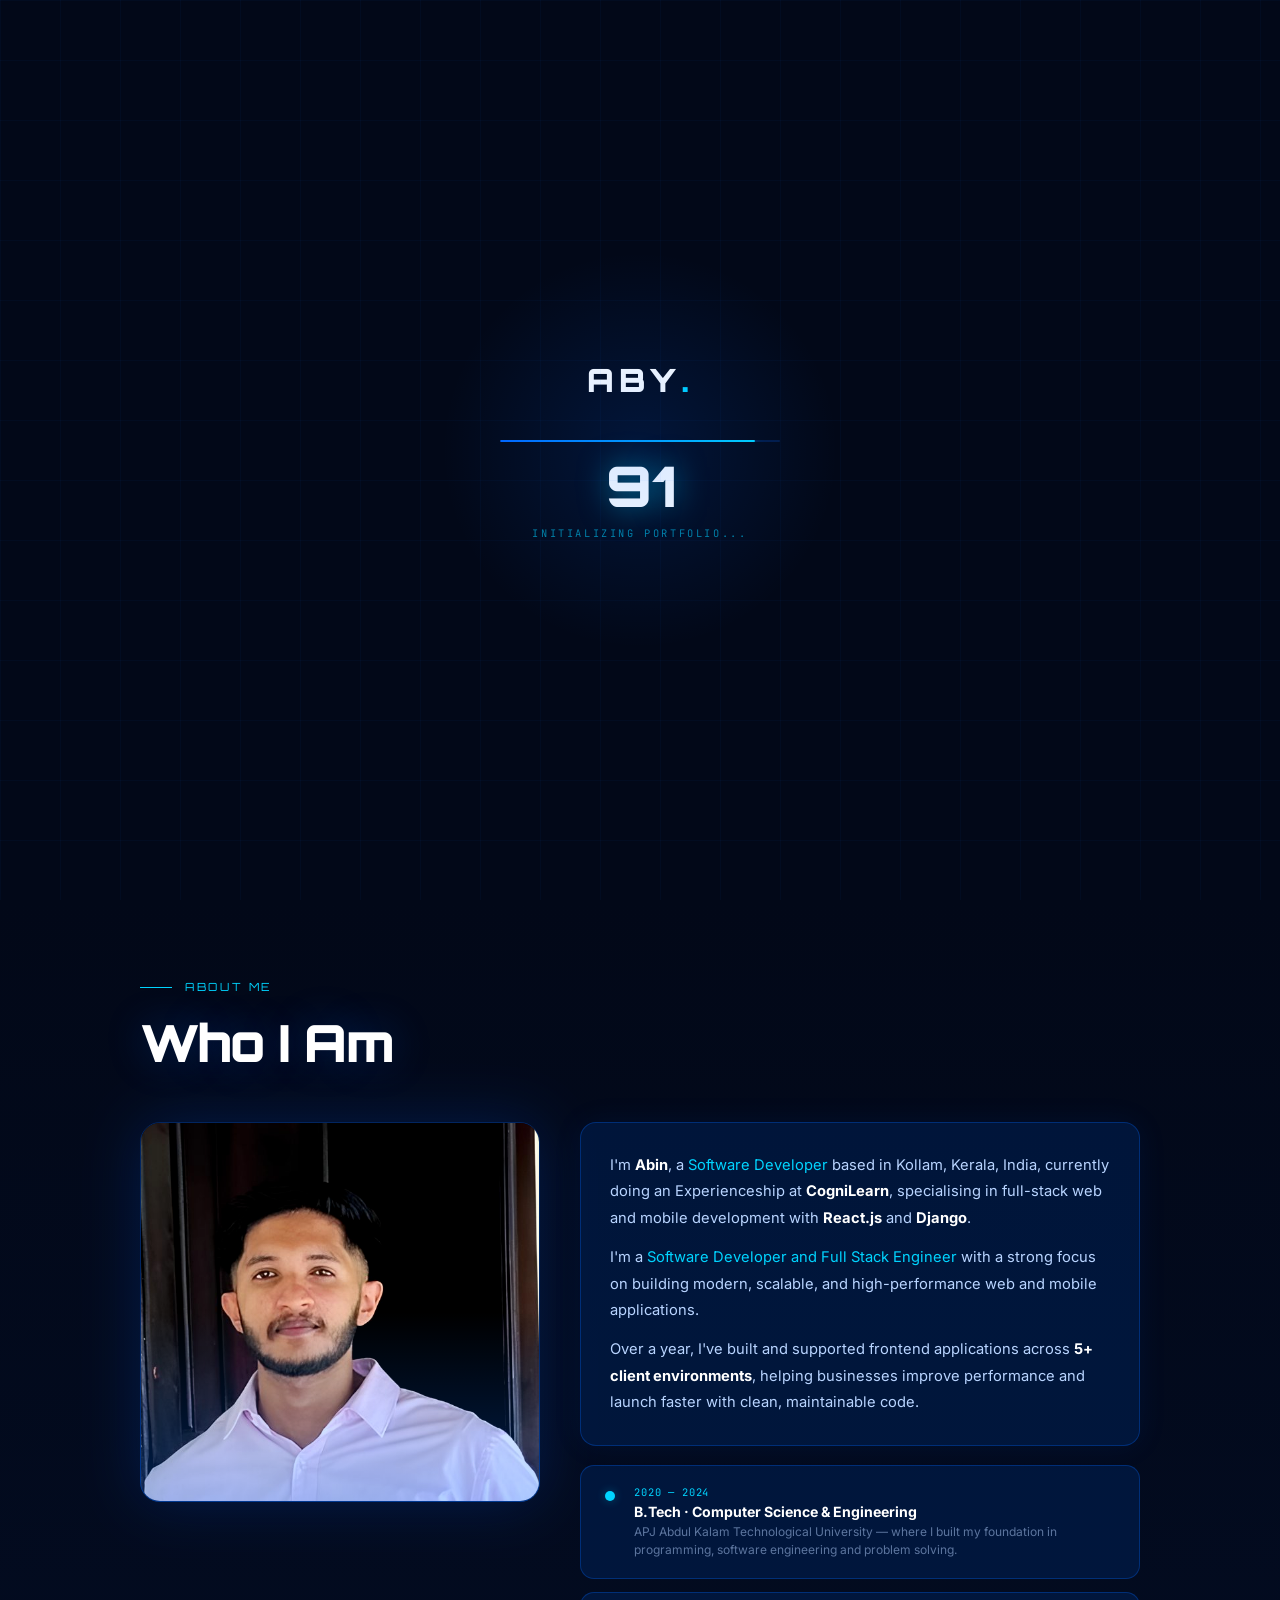
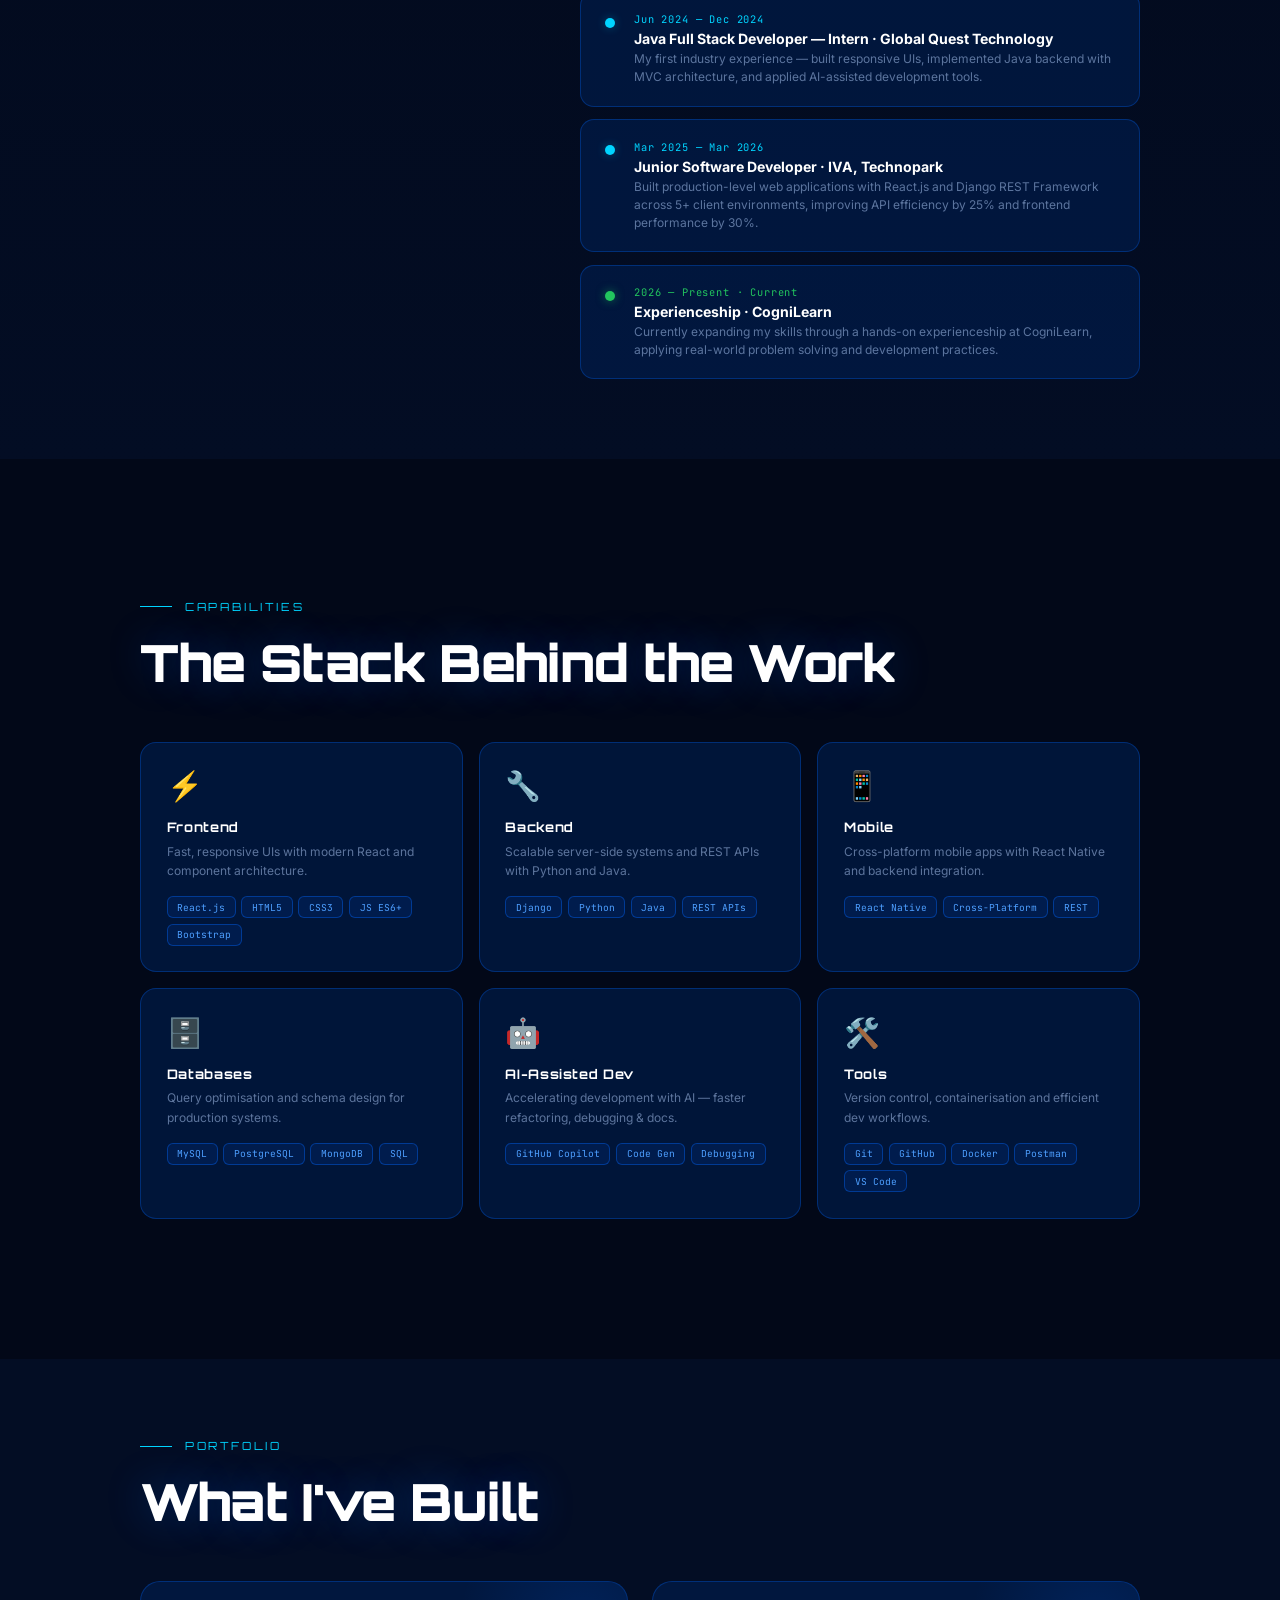
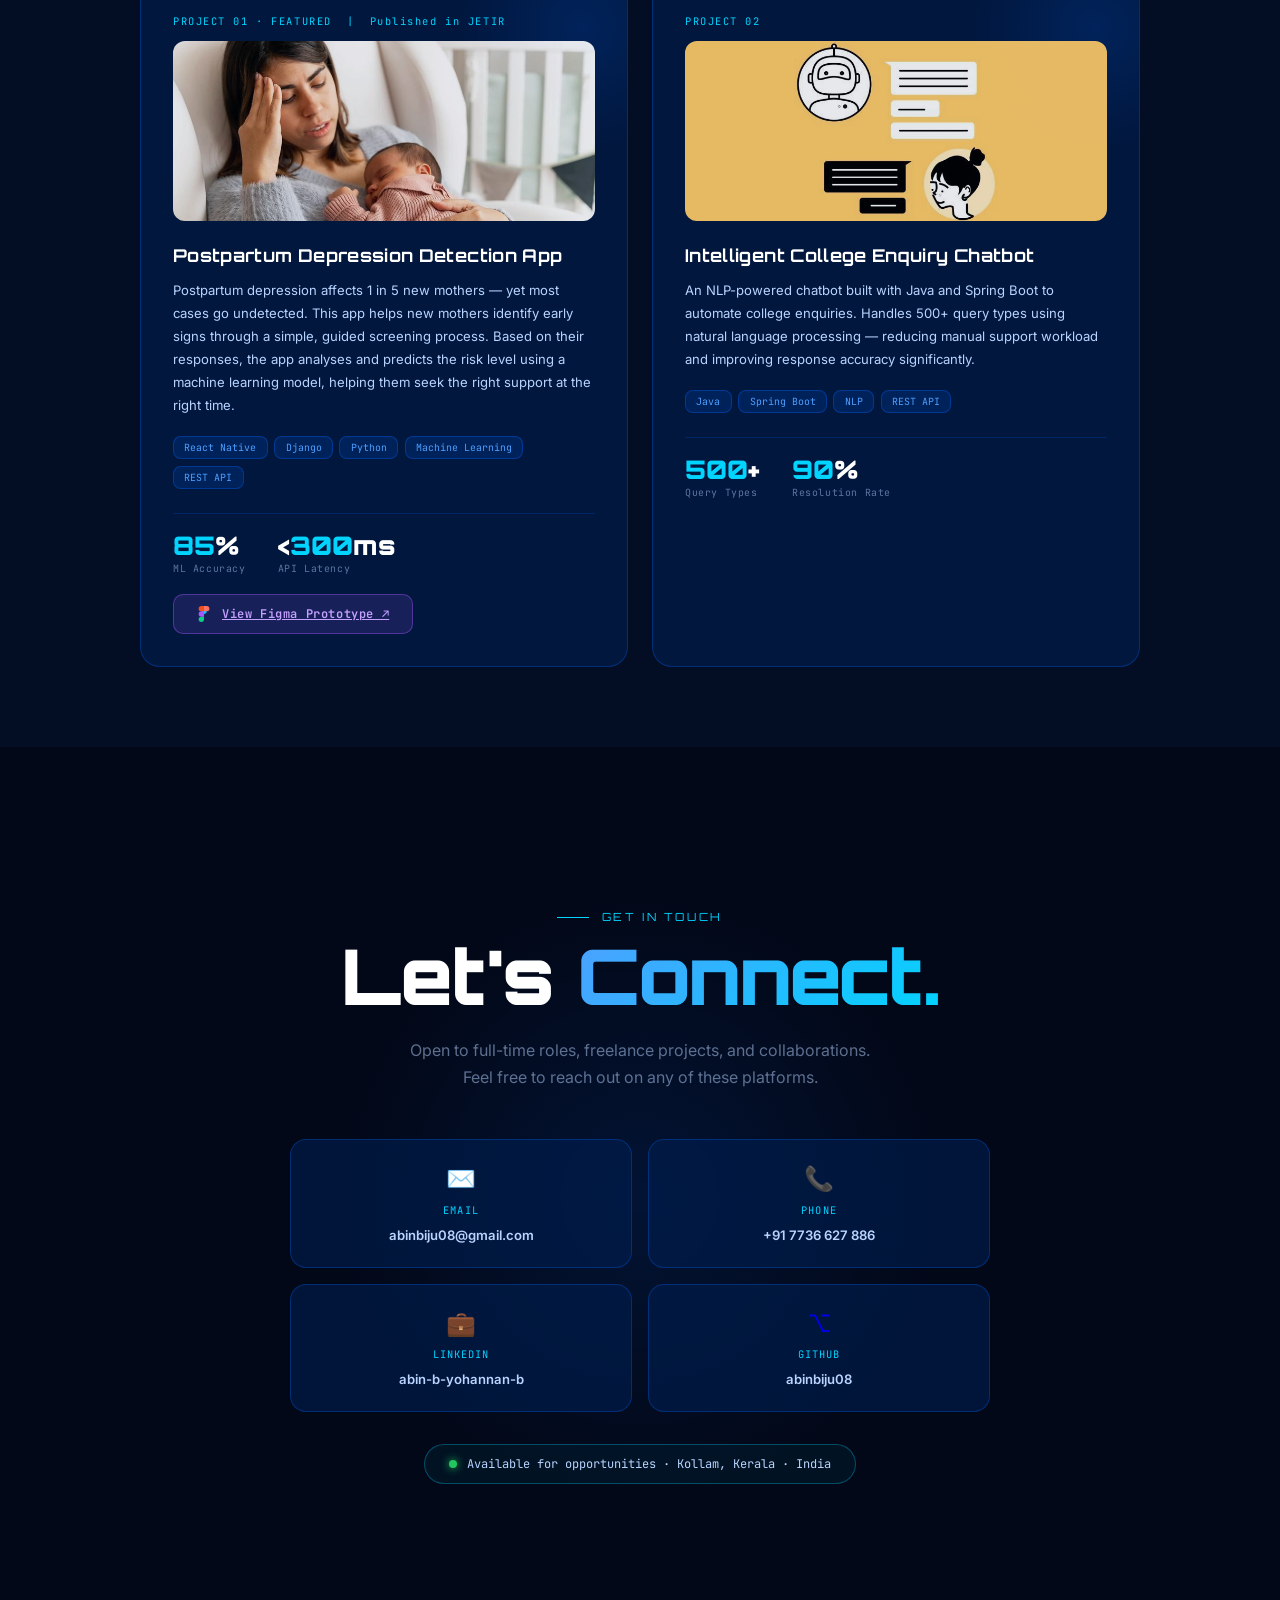
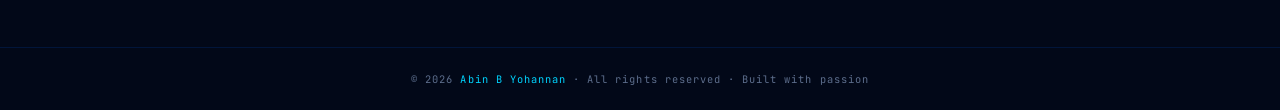
<file: Portfolio index.html>
<!DOCTYPE html>
<html lang="en">
<head>
<meta charset="UTF-8">
<meta name="viewport" content="width=device-width, initial-scale=1.0">
<title>Abin B Yohannan — Software Developer</title>
<link href="https://fonts.googleapis.com/css2?family=Orbitron:wght@400;700;900&family=Inter:wght@300;400;500;600;700&family=JetBrains+Mono:wght@400;500&display=swap" rel="stylesheet">
<style>
*,*::before,*::after{margin:0;padding:0;box-sizing:border-box}
:root{
  --bg:#020818;
  --bg2:#030d24;
  --blue:#0066FF;
  --blue-light:#4D9FFF;
  --blue-glow:rgba(0,102,255,0.4);
  --blue-dim:rgba(0,102,255,0.15);
  --cyan:#00D4FF;
  --cyan-glow:rgba(0,212,255,0.3);
  --white:#FFFFFF;
  --off:#B8D4FF;
  --grey:rgba(184,212,255,0.5);
  --card:rgba(0,30,80,0.6);
  --card-border:rgba(0,102,255,0.3);
  --font:'Inter',sans-serif;
  --display:'Orbitron',sans-serif;
  --mono:'JetBrains Mono',monospace;
}
html{scroll-behavior:smooth;scroll-snap-type:none}
body{background:var(--bg);color:var(--white);font-family:var(--font);overflow-x:hidden}

/* GRID BG */
body::before{
  content:'';position:fixed;inset:0;z-index:0;pointer-events:none;
  background-image:
    linear-gradient(rgba(0,102,255,0.06) 1px,transparent 1px),
    linear-gradient(90deg,rgba(0,102,255,0.06) 1px,transparent 1px);
  background-size:60px 60px;
}
body::after{
  content:'';position:fixed;inset:0;z-index:0;pointer-events:none;
  background:
    radial-gradient(ellipse 800px 600px at 50% 0%,rgba(0,102,255,0.15) 0%,transparent 70%),
    radial-gradient(ellipse 600px 400px at 100% 100%,rgba(0,212,255,0.08) 0%,transparent 60%),
    radial-gradient(ellipse 500px 400px at 0% 100%,rgba(0,80,200,0.1) 0%,transparent 60%);
}

/* NAV */
nav{
  position:fixed;top:0;left:0;right:0;z-index:200;
  display:flex;align-items:center;justify-content:space-between;
  padding:1.2rem 3rem;
  background:rgba(2,8,24,0.8);backdrop-filter:blur(20px);
  border-bottom:1px solid rgba(0,102,255,0.2);
}
.nav-logo{font-family:var(--display);font-size:.9rem;font-weight:700;color:var(--white);text-decoration:none;letter-spacing:.1em}
.nav-logo span{color:var(--cyan)}
.nav-links{display:flex;gap:0;list-style:none}
.nav-links a{
  font-family:var(--mono);font-size:.7rem;color:var(--grey);
  text-decoration:none;padding:.5rem 1rem;letter-spacing:.1em;
  text-transform:uppercase;transition:color .2s;
}
.nav-links a:hover{color:var(--cyan)}
.nav-year{font-family:var(--display);font-size:.85rem;font-weight:700;color:var(--off)}
.nav-year span{color:var(--cyan)}

/* PAGES */
.page{
  position:relative;z-index:1;
  min-height:100vh;
  display:flex;flex-direction:column;
  align-items:center;justify-content:center;
  padding:5rem 2rem;
  
}

/* ═══════════════════════════════
   PAGE 1 — HERO
═══════════════════════════════ */
#hero{text-align:center;overflow:hidden}
.hero-name{
  font-family:var(--display);font-size:.9rem;font-weight:400;
  color:var(--off);letter-spacing:.25em;text-transform:uppercase;
  margin-bottom:1.5rem;
  opacity:0;animation:fadeDown .6s .2s forwards;
}
.hero-title{
  font-family:var(--display);
  font-size:clamp(3.5rem,10vw,9rem);
  font-weight:900;line-height:.9;
  letter-spacing:-.02em;
  margin-bottom:3rem;
  opacity:0;animation:fadeDown .7s .4s forwards;
}
.hero-title .line1{
  display:block;color:transparent;
  -webkit-text-stroke:1.5px rgba(255,255,255,0.8);
  text-shadow:0 0 80px rgba(0,102,255,0.5);
}
.hero-title .line2{
  display:block;
  background:linear-gradient(135deg,#4D9FFF,#00D4FF,#0066FF);
  -webkit-background-clip:text;-webkit-text-fill-color:transparent;background-clip:text;
  filter:drop-shadow(0 0 30px rgba(0,212,255,0.4));
}

/* FOLDER */
.folder-wrap{
  position:relative;width:100%;max-width:600px;margin:0 auto;
  opacity:0;animation:fadeUp .8s .6s forwards;
}
.folder-body{
  position:relative;
  background:linear-gradient(145deg,rgba(0,60,180,0.7),rgba(0,30,100,0.8));
  border:1px solid rgba(0,102,255,0.5);
  border-radius:0 20px 20px 20px;
  padding:3rem 2rem 2.5rem;
  box-shadow:
    0 0 60px rgba(0,102,255,0.25),
    0 0 120px rgba(0,102,255,0.1),
    inset 0 1px 0 rgba(255,255,255,0.1);
  min-height:280px;
  display:flex;align-items:flex-end;justify-content:center;
}
.folder-tab{
  position:absolute;top:-2.2rem;left:0;
  background:linear-gradient(145deg,rgba(0,80,200,0.9),rgba(0,50,150,0.9));
  border:1px solid rgba(0,102,255,0.5);
  border-bottom:none;
  border-radius:12px 12px 0 0;
  padding:.5rem 1.5rem;
  font-family:var(--mono);font-size:.75rem;color:var(--off);letter-spacing:.1em;
  display:flex;align-items:center;gap:.5rem;
}
.folder-play{
  width:36px;height:36px;border-radius:50%;
  border:1.5px solid rgba(0,212,255,0.6);
  display:flex;align-items:center;justify-content:center;
  font-size:.9rem;color:var(--cyan);
  position:absolute;left:2rem;bottom:2rem;
  cursor:pointer;transition:all .2s;
}
.folder-play:hover{background:var(--blue-dim);border-color:var(--cyan);box-shadow:0 0 20px var(--cyan-glow)}

/* FLOATING MINI CARDS IN FOLDER */
.mini-cards{
  display:flex;gap:1rem;justify-content:center;align-items:flex-end;
  padding-bottom:1rem;
  flex-wrap:wrap;
}
.mc{
  background:rgba(0,20,60,0.9);
  border:1px solid rgba(0,102,255,0.4);
  border-radius:14px;
  padding:1rem;
  width:130px;
  box-shadow:0 8px 32px rgba(0,0,0,0.4),0 0 20px rgba(0,102,255,0.1);
  transition:transform .2s;
  cursor:pointer;text-decoration:none;
}
.mc:hover{transform:translateY(-8px);border-color:var(--cyan);box-shadow:0 16px 40px rgba(0,0,0,0.5),0 0 30px var(--cyan-glow)}
.mc-icon{font-size:1.1rem;margin-bottom:.5rem}
.mc-title{font-family:var(--mono);font-size:.72rem;color:var(--cyan);font-weight:700;margin-bottom:.3rem;letter-spacing:.05em}
.mc-sub{font-size:.65rem;color:var(--grey);line-height:1.4}
.mc-img{width:100%;height:50px;object-fit:cover;object-position:top;border-radius:8px;margin-bottom:.4rem}

.hero-scroll{
  margin-top:2rem;
  font-family:var(--mono);font-size:.7rem;color:var(--grey);
  letter-spacing:.15em;display:flex;flex-direction:column;align-items:center;gap:.5rem;
  opacity:0;animation:fadeUp .6s 1.2s forwards;
}
.scroll-arrow{animation:bounce 2s infinite;font-size:1rem;color:var(--blue-light)}

/* ═══════════════════════════════
   PAGE 2 — ABOUT
═══════════════════════════════ */
#about{background:linear-gradient(180deg,var(--bg) 0%,var(--bg2) 100%)}
.page-inner{width:100%;max-width:1000px;margin:0 auto}
.page-label{
  font-family:var(--display);font-size:.7rem;letter-spacing:.25em;
  color:var(--cyan);text-transform:uppercase;margin-bottom:1rem;
  display:flex;align-items:center;gap:.8rem;
}
.page-label::before{content:'';width:2rem;height:1px;background:var(--cyan)}
.page-h{
  font-family:var(--display);font-size:clamp(2rem,4vw,3.5rem);
  font-weight:900;letter-spacing:-.02em;margin-bottom:3rem;
  text-shadow:0 0 40px rgba(0,102,255,0.3);
}
.about-grid{display:grid;grid-template-columns:1fr 1.4fr;gap:2.5rem;align-items:start}
.about-photo-wrap{position:relative}
.about-photo{
  width:100%;border-radius:20px;
  border:1px solid var(--card-border);
  display:block;object-fit:cover;object-position:top;
  max-height:380px;
  box-shadow:0 0 60px rgba(0,102,255,0.2);
  filter:contrast(1.05);
}
.about-photo-glow{
  position:absolute;inset:0;border-radius:20px;
  background:linear-gradient(to top,rgba(0,102,255,0.3),transparent 50%);
  pointer-events:none;
}
.about-right{}
.about-bio{
  background:var(--card);border:1px solid var(--card-border);
  border-radius:16px;padding:1.8rem;margin-bottom:1.2rem;
  box-shadow:0 0 30px rgba(0,102,255,0.08);
}
.about-bio p{font-size:.92rem;color:var(--off);line-height:1.8;margin-bottom:.8rem}
.about-bio p:last-child{margin-bottom:0}
.about-bio p strong{color:var(--white)}
.about-bio p .hl{color:var(--cyan)}
.timeline{display:flex;flex-direction:column;gap:.8rem}
.tl-item{
  background:var(--card);border:1px solid var(--card-border);
  border-radius:14px;padding:1.2rem 1.5rem;
  display:flex;gap:1.2rem;align-items:flex-start;
  transition:border-color .25s;
}
.tl-item:hover{border-color:rgba(0,212,255,0.4)}
.tl-dot{
  width:10px;height:10px;min-width:10px;border-radius:50%;
  background:var(--cyan);margin-top:.35rem;
  box-shadow:0 0 10px var(--cyan-glow);
}
.tl-year{font-family:var(--mono);font-size:.65rem;color:var(--cyan);letter-spacing:.08em;margin-bottom:.25rem}
.tl-role{font-size:.88rem;font-weight:700;color:var(--white);margin-bottom:.2rem}
.tl-desc{font-size:.75rem;color:var(--grey);line-height:1.5}

/* ═══════════════════════════════
   PAGE 3 — TECH STACK
═══════════════════════════════ */
#techstack{background:var(--bg)}
.tech-grid{display:grid;grid-template-columns:repeat(3,1fr);gap:1rem;width:100%;max-width:1000px}
.tech-card{
  background:var(--card);border:1px solid var(--card-border);
  border-radius:16px;padding:1.6rem;
  transition:border-color .25s,transform .25s,box-shadow .25s;
  position:relative;overflow:hidden;
}
.tech-card::before{
  content:'';position:absolute;top:0;left:0;right:0;height:2px;
  background:linear-gradient(to right,var(--blue),var(--cyan));
  opacity:0;transition:opacity .3s;
}
.tech-card:hover{border-color:rgba(0,212,255,0.4);transform:translateY(-4px);box-shadow:0 16px 40px rgba(0,0,0,0.3),0 0 30px rgba(0,102,255,0.15)}
.tech-card:hover::before{opacity:1}
.tc-icon{font-size:1.8rem;margin-bottom:1rem}
.tc-name{font-family:var(--display);font-size:.82rem;font-weight:700;color:var(--white);margin-bottom:.4rem;letter-spacing:.05em}
.tc-desc{font-size:.75rem;color:var(--grey);line-height:1.6;margin-bottom:1rem}
.tc-tags{display:flex;flex-wrap:wrap;gap:.35rem}
.t-tag{
  font-size:.6rem;font-family:var(--mono);padding:.22rem .6rem;
  border:1px solid rgba(0,102,255,0.4);color:var(--blue-light);
  border-radius:6px;background:rgba(0,102,255,0.1);
}

/* ═══════════════════════════════
   PAGE 4 — PROJECTS
═══════════════════════════════ */
#projects{background:var(--bg2)}
.proj-grid{display:grid;grid-template-columns:1fr 1fr;gap:1.5rem;width:100%;max-width:1000px}
.proj-card{
  background:var(--card);border:1px solid var(--card-border);
  border-radius:20px;padding:2rem;
  transition:border-color .25s,transform .25s;
  position:relative;overflow:hidden;
}
.proj-card:hover{border-color:rgba(0,212,255,0.5);transform:translateY(-5px)}
.proj-glow{
  position:absolute;top:-80px;right:-80px;width:250px;height:250px;
  background:radial-gradient(circle,rgba(0,102,255,0.15),transparent 70%);
  pointer-events:none;
}
.proj-num{font-family:var(--mono);font-size:.65rem;color:var(--cyan);letter-spacing:.15em;margin-bottom:.8rem}
.proj-name{font-family:var(--display);font-size:1.1rem;font-weight:700;margin-bottom:.8rem;line-height:1.25;color:var(--white);letter-spacing:.02em}
.proj-desc{font-size:.82rem;color:var(--off);line-height:1.75;margin-bottom:1.2rem}
.proj-tech{display:flex;flex-wrap:wrap;gap:.4rem;margin-bottom:1.5rem}
.p-tag{
  font-size:.62rem;font-family:var(--mono);padding:.25rem .65rem;
  background:rgba(0,102,255,0.15);color:var(--blue-light);
  border-radius:8px;border:1px solid rgba(0,102,255,0.35);
}
.proj-metrics{display:flex;gap:2rem;padding-top:1.2rem;border-top:1px solid rgba(0,102,255,0.2)}
.pm-n{font-family:var(--display);font-size:1.6rem;font-weight:900;color:var(--white);line-height:1}
.pm-n span{color:var(--cyan)}
.pm-l{font-size:.62rem;color:var(--grey);font-family:var(--mono);margin-top:.2rem;letter-spacing:.06em}

/* ═══════════════════════════════
   PAGE 5 — CONTACT
═══════════════════════════════ */
#contact{background:var(--bg)}
.contact-wrap{width:100%;max-width:700px;text-align:center}
.contact-glow{
  position:absolute;top:50%;left:50%;transform:translate(-50%,-50%);
  width:600px;height:600px;
  background:radial-gradient(circle,rgba(0,102,255,0.12),transparent 70%);
  pointer-events:none;z-index:0;
}
.contact-inner{position:relative;z-index:1}
.contact-h{
  font-family:var(--display);font-size:clamp(2.5rem,6vw,5rem);
  font-weight:900;line-height:.95;letter-spacing:-.02em;margin-bottom:1.5rem;
}
.contact-h .grad{
  background:linear-gradient(135deg,#4D9FFF,#00D4FF);
  -webkit-background-clip:text;-webkit-text-fill-color:transparent;background-clip:text;
}
.contact-sub{font-size:1rem;color:var(--grey);line-height:1.7;margin-bottom:3rem}
.contact-cards{display:grid;grid-template-columns:repeat(2,1fr);gap:1rem;margin-bottom:2rem}
.cc{
  background:var(--card);border:1px solid var(--card-border);
  border-radius:16px;padding:1.5rem;
  display:flex;flex-direction:column;align-items:center;gap:.6rem;
  text-decoration:none;transition:border-color .25s,transform .2s;
}
.cc:hover{border-color:rgba(0,212,255,0.5);transform:translateY(-3px)}
.cc-icon{font-size:1.5rem}
.cc-label{font-family:var(--mono);font-size:.65rem;color:var(--cyan);letter-spacing:.1em;text-transform:uppercase}
.cc-val{font-size:.82rem;color:var(--off);font-weight:600;word-break:break-all;text-align:center}
.contact-avail{
  display:inline-flex;align-items:center;gap:.6rem;
  font-family:var(--mono);font-size:.75rem;color:var(--off);
  padding:.7rem 1.5rem;border:1px solid rgba(0,212,255,0.3);
  border-radius:100px;background:rgba(0,212,255,0.05);
}
.avail-dot{width:8px;height:8px;background:#22c55e;border-radius:50%;box-shadow:0 0 8px #22c55e}

/* FOOTER */
footer{
  position:relative;z-index:1;text-align:center;
  padding:1.5rem;border-top:1px solid rgba(0,102,255,0.15);
  font-family:var(--mono);font-size:.65rem;color:var(--grey);letter-spacing:.1em;
}
footer span{color:var(--cyan)}

/* REVEAL */
.reveal{opacity:0;transform:translateY(24px);transition:opacity .6s ease,transform .6s ease}
.reveal.in{opacity:1;transform:translateY(0)}
.d1{transition-delay:.1s}.d2{transition-delay:.2s}.d3{transition-delay:.3s}.d4{transition-delay:.4s}.d5{transition-delay:.5s}.d6{transition-delay:.6s}

/* ANIMATIONS */
@keyframes fadeDown{from{opacity:0;transform:translateY(-20px)}to{opacity:1;transform:translateY(0)}}
@keyframes fadeUp{from{opacity:0;transform:translateY(24px)}to{opacity:1;transform:translateY(0)}}
@keyframes bounce{0%,100%{transform:translateY(0)}50%{transform:translateY(6px)}}
@keyframes float{0%,100%{transform:translateY(0)}50%{transform:translateY(-8px)}}
.mc:nth-child(1){animation:float 4s ease-in-out infinite}
.mc:nth-child(2){animation:float 4.5s .5s ease-in-out infinite}
.mc:nth-child(3){animation:float 5s 1s ease-in-out infinite}
.mc:nth-child(4){animation:float 4.2s .3s ease-in-out infinite}

/* RESPONSIVE */
@media(max-width:900px){
  nav{padding:1rem 1.5rem}
  .nav-links{display:none}
  .page{padding:5rem 1.5rem}
  .about-grid{grid-template-columns:1fr}
  .about-photo{max-height:250px}
  .tech-grid{grid-template-columns:1fr 1fr}
  .proj-grid{grid-template-columns:1fr}
  .contact-cards{grid-template-columns:1fr}
  .mini-cards{gap:.6rem}
  .mc{width:110px}
}
@media(max-width:600px){
  .tech-grid{grid-template-columns:1fr}
  .hero-title{font-size:3.5rem}
}

/* THREE DOT BUTTON */
.three-dot{
  display:none;
  flex-direction:column;justify-content:center;align-items:center;
  gap:5px;
  width:42px;height:42px;
  background:rgba(255,255,255,0.08);
  border:1px solid rgba(255,255,255,0.15);
  border-radius:12px;cursor:pointer;
  padding:0;transition:background .2s;
}
.three-dot span{
  display:block;width:5px;height:5px;
  background:var(--white);border-radius:50%;
}
.three-dot:hover{background:rgba(0,212,255,0.15);border-color:rgba(0,212,255,0.4)}

/* MOBILE MENU OVERLAY */
.mob-menu{
  position:fixed;inset:0;z-index:999;
  background:rgba(2,8,24,0.6);
  backdrop-filter:blur(6px);
  opacity:0;visibility:hidden;
  transition:opacity .3s ease,visibility .3s ease;
}
.mob-menu.open{opacity:1;visibility:visible}

.mob-menu-inner{
  position:absolute;top:1rem;left:1rem;right:1rem;
  background:#0D1A3A;
  border:1px solid rgba(0,102,255,0.35);
  border-radius:24px;
  padding:1.5rem;
  box-shadow:0 20px 60px rgba(0,0,0,0.6),0 0 40px rgba(0,102,255,0.15);
  transform:translateY(-20px) scale(.97);
  transition:transform .3s cubic-bezier(.34,1.56,.64,1);
}
.mob-menu.open .mob-menu-inner{transform:translateY(0) scale(1)}

.mob-menu-header{
  display:flex;align-items:center;justify-content:space-between;
  margin-bottom:1.5rem;
}
.mob-menu-name{
  font-family:var(--display);font-size:1.1rem;font-weight:700;
  color:var(--white);letter-spacing:.05em;
}
.mob-close{
  width:38px;height:38px;border-radius:10px;
  background:rgba(255,255,255,0.08);
  border:1px solid rgba(255,255,255,0.12);
  color:var(--white);font-size:1rem;cursor:pointer;
  display:flex;align-items:center;justify-content:center;
  transition:background .2s;
}
.mob-close:hover{background:rgba(0,212,255,0.15);border-color:rgba(0,212,255,0.4)}

.mob-links{list-style:none;display:flex;flex-direction:column;gap:.6rem}
.mob-links a{
  display:block;padding:1rem 1.2rem;
  background:rgba(255,255,255,0.04);
  border:1px solid rgba(255,255,255,0.08);
  border-radius:14px;
  font-size:1rem;font-weight:600;color:var(--white);
  text-decoration:none;
  transition:background .2s,border-color .2s,transform .2s;
}
.mob-links a:hover{
  background:rgba(0,102,255,0.15);
  border-color:rgba(0,212,255,0.35);
  transform:translateX(4px);
}

@media(max-width:768px){
  .three-dot{display:flex}
  .nav-links{display:none}
  .nav-year{display:none}
}

/* FIGMA BUTTON */
.figma-btn{
  display:inline-flex;align-items:center;gap:.6rem;
  margin-top:1.2rem;
  font-family:var(--mono);font-size:.75rem;font-weight:600;
  padding:.7rem 1.4rem;
  background:rgba(162,89,255,0.15);
  border:1px solid rgba(162,89,255,0.4);
  color:#C4A1FF;border-radius:10px;cursor:pointer;
  transition:all .2s;letter-spacing:.05em;
}
.figma-btn:hover{background:rgba(162,89,255,0.25);border-color:rgba(162,89,255,0.7);transform:translateY(-2px)}

/* FIGMA MODAL */
.figma-modal{
  position:fixed;inset:0;z-index:1000;
  background:rgba(2,8,24,0.85);backdrop-filter:blur(10px);
  display:flex;align-items:center;justify-content:center;
  padding:1.5rem;
  opacity:0;visibility:hidden;transition:opacity .3s,visibility .3s;
}
.figma-modal.open{opacity:1;visibility:visible}
.figma-modal-inner{
  width:100%;max-width:900px;height:85vh;
  background:#0D1A3A;
  border:1px solid rgba(162,89,255,0.4);
  border-radius:20px;overflow:hidden;
  display:flex;flex-direction:column;
  box-shadow:0 0 80px rgba(162,89,255,0.2);
  transform:scale(.95);transition:transform .3s cubic-bezier(.34,1.56,.64,1);
}
.figma-modal.open .figma-modal-inner{transform:scale(1)}
.figma-modal-header{
  display:flex;align-items:center;justify-content:space-between;
  padding:1rem 1.5rem;
  border-bottom:1px solid rgba(162,89,255,0.2);
  flex-shrink:0;
}
.figma-modal-title{font-size:.82rem;font-weight:600;color:var(--off);font-family:var(--mono)}
.figma-modal-close{
  width:32px;height:32px;border-radius:8px;
  background:rgba(255,255,255,0.08);border:1px solid rgba(255,255,255,0.12);
  color:var(--white);cursor:pointer;font-size:.9rem;
  display:flex;align-items:center;justify-content:center;transition:background .2s;
}
.figma-modal-close:hover{background:rgba(255,100,100,0.2);border-color:rgba(255,100,100,0.4)}
.figma-frame{width:100%;flex:1;border:none}
</style>
</head>
<body>
<!-- LOADER -->
<div id='loader'>
  <div class='loader-inner'>
    <div class='loader-name'>ABY<span>.</span></div>
    <div class='loader-bar-wrap'>
      <div class='loader-bar' id='loaderBar'></div>
    </div>
    <div class='loader-num' id='loaderNum'>0</div>
    <div class='loader-label'>INITIALIZING PORTFOLIO</div>
  </div>
</div>

<style>
#loader{
  position:fixed;inset:0;z-index:9999;
  background:#020818;
  display:flex;align-items:center;justify-content:center;
  flex-direction:column;
  transition:opacity .6s ease, visibility .6s ease;
}
#loader.done{opacity:0;visibility:hidden}
.loader-inner{text-align:center;width:280px}
.loader-name{
  font-family:"Orbitron",sans-serif;font-size:2rem;font-weight:900;
  color:#fff;letter-spacing:.15em;margin-bottom:2.5rem;
}
.loader-name span{color:#00D4FF}
.loader-bar-wrap{
  width:100%;height:2px;background:rgba(0,102,255,0.2);
  border-radius:2px;overflow:hidden;margin-bottom:1rem;position:relative;
}
.loader-bar{
  height:100%;width:0%;
  background:linear-gradient(to right,#0066FF,#00D4FF);
  border-radius:2px;
  box-shadow:0 0 12px rgba(0,212,255,0.8);
  transition:width .05s linear;
}
.loader-num{
  font-family:"Orbitron",sans-serif;font-size:3.5rem;font-weight:900;
  color:#fff;line-height:1;margin-bottom:.8rem;
  text-shadow:0 0 30px rgba(0,212,255,0.5);
}
.loader-label{
  font-family:"JetBrains Mono",monospace;font-size:.65rem;
  color:rgba(0,212,255,0.6);letter-spacing:.25em;text-transform:uppercase;
}
/* dots animation */
.loader-label::after{
  content:'...';
  animation:dots 1.5s infinite;
}
@keyframes dots{
  0%{content:''}
  33%{content:'.'}
  66%{content:'..'}
  100%{content:'...'}
}
/* grid bg on loader */
#loader::before{
  content:'';position:absolute;inset:0;pointer-events:none;
  background-image:
    linear-gradient(rgba(0,102,255,0.04) 1px,transparent 1px),
    linear-gradient(90deg,rgba(0,102,255,0.04) 1px,transparent 1px);
  background-size:60px 60px;
}
/* glow blob */
#loader::after{
  content:'';position:absolute;top:50%;left:50%;
  transform:translate(-50%,-50%);
  width:400px;height:400px;
  background:radial-gradient(circle,rgba(0,102,255,0.15),transparent 70%);
  pointer-events:none;
}

/* THREE DOT BUTTON */
.three-dot{
  display:none;
  flex-direction:column;justify-content:center;align-items:center;
  gap:5px;
  width:42px;height:42px;
  background:rgba(255,255,255,0.08);
  border:1px solid rgba(255,255,255,0.15);
  border-radius:12px;cursor:pointer;
  padding:0;transition:background .2s;
}
.three-dot span{
  display:block;width:5px;height:5px;
  background:var(--white);border-radius:50%;
}
.three-dot:hover{background:rgba(0,212,255,0.15);border-color:rgba(0,212,255,0.4)}

/* MOBILE MENU OVERLAY */
.mob-menu{
  position:fixed;inset:0;z-index:999;
  background:rgba(2,8,24,0.6);
  backdrop-filter:blur(6px);
  opacity:0;visibility:hidden;
  transition:opacity .3s ease,visibility .3s ease;
}
.mob-menu.open{opacity:1;visibility:visible}

.mob-menu-inner{
  position:absolute;top:1rem;left:1rem;right:1rem;
  background:#0D1A3A;
  border:1px solid rgba(0,102,255,0.35);
  border-radius:24px;
  padding:1.5rem;
  box-shadow:0 20px 60px rgba(0,0,0,0.6),0 0 40px rgba(0,102,255,0.15);
  transform:translateY(-20px) scale(.97);
  transition:transform .3s cubic-bezier(.34,1.56,.64,1);
}
.mob-menu.open .mob-menu-inner{transform:translateY(0) scale(1)}

.mob-menu-header{
  display:flex;align-items:center;justify-content:space-between;
  margin-bottom:1.5rem;
}
.mob-menu-name{
  font-family:var(--display);font-size:1.1rem;font-weight:700;
  color:var(--white);letter-spacing:.05em;
}
.mob-close{
  width:38px;height:38px;border-radius:10px;
  background:rgba(255,255,255,0.08);
  border:1px solid rgba(255,255,255,0.12);
  color:var(--white);font-size:1rem;cursor:pointer;
  display:flex;align-items:center;justify-content:center;
  transition:background .2s;
}
.mob-close:hover{background:rgba(0,212,255,0.15);border-color:rgba(0,212,255,0.4)}

.mob-links{list-style:none;display:flex;flex-direction:column;gap:.6rem}
.mob-links a{
  display:block;padding:1rem 1.2rem;
  background:rgba(255,255,255,0.04);
  border:1px solid rgba(255,255,255,0.08);
  border-radius:14px;
  font-size:1rem;font-weight:600;color:var(--white);
  text-decoration:none;
  transition:background .2s,border-color .2s,transform .2s;
}
.mob-links a:hover{
  background:rgba(0,102,255,0.15);
  border-color:rgba(0,212,255,0.35);
  transform:translateX(4px);
}

@media(max-width:768px){
  .three-dot{display:flex}
  .nav-links{display:none}
  .nav-year{display:none}
}

/* FIGMA BUTTON */
.figma-btn{
  display:inline-flex;align-items:center;gap:.6rem;
  margin-top:1.2rem;
  font-family:var(--mono);font-size:.75rem;font-weight:600;
  padding:.7rem 1.4rem;
  background:rgba(162,89,255,0.15);
  border:1px solid rgba(162,89,255,0.4);
  color:#C4A1FF;border-radius:10px;cursor:pointer;
  transition:all .2s;letter-spacing:.05em;
}
.figma-btn:hover{background:rgba(162,89,255,0.25);border-color:rgba(162,89,255,0.7);transform:translateY(-2px)}

/* FIGMA MODAL */
.figma-modal{
  position:fixed;inset:0;z-index:1000;
  background:rgba(2,8,24,0.85);backdrop-filter:blur(10px);
  display:flex;align-items:center;justify-content:center;
  padding:1.5rem;
  opacity:0;visibility:hidden;transition:opacity .3s,visibility .3s;
}
.figma-modal.open{opacity:1;visibility:visible}
.figma-modal-inner{
  width:100%;max-width:900px;height:85vh;
  background:#0D1A3A;
  border:1px solid rgba(162,89,255,0.4);
  border-radius:20px;overflow:hidden;
  display:flex;flex-direction:column;
  box-shadow:0 0 80px rgba(162,89,255,0.2);
  transform:scale(.95);transition:transform .3s cubic-bezier(.34,1.56,.64,1);
}
.figma-modal.open .figma-modal-inner{transform:scale(1)}
.figma-modal-header{
  display:flex;align-items:center;justify-content:space-between;
  padding:1rem 1.5rem;
  border-bottom:1px solid rgba(162,89,255,0.2);
  flex-shrink:0;
}
.figma-modal-title{font-size:.82rem;font-weight:600;color:var(--off);font-family:var(--mono)}
.figma-modal-close{
  width:32px;height:32px;border-radius:8px;
  background:rgba(255,255,255,0.08);border:1px solid rgba(255,255,255,0.12);
  color:var(--white);cursor:pointer;font-size:.9rem;
  display:flex;align-items:center;justify-content:center;transition:background .2s;
}
.figma-modal-close:hover{background:rgba(255,100,100,0.2);border-color:rgba(255,100,100,0.4)}
.figma-frame{width:100%;flex:1;border:none}
</style>

<script>
(function(){
  var bar = document.getElementById('loaderBar');
  var num = document.getElementById('loaderNum');
  var loader = document.getElementById('loader');
  var count = 0;
  
  // Random speed intervals to feel realistic
  function getDelay(n){
    if(n < 30) return 18;
    if(n < 60) return 25;
    if(n < 80) return 40;
    if(n < 95) return 60;
    return 80;
  }

  function step(){
    if(count >= 100){
      num.textContent = '100';
      bar.style.width = '100%';
      setTimeout(function(){
        loader.classList.add('done');
        document.body.style.overflow = '';
      }, 400);
      return;
    }
    var inc = count < 30 ? Math.floor(Math.random()*3)+1 :
              count < 70 ? Math.floor(Math.random()*2)+1 : 1;
    count = Math.min(count + inc, 100);
    bar.style.width = count + ' % '.replace(/ /g,'');
    num.textContent = count;
    setTimeout(step, getDelay(count));
  }

  document.body.style.overflow = 'hidden';
  setTimeout(step, 300);
})();
</script>


<!-- NAV -->
<nav>
  <a class="nav-logo" href="#hero">Abin<span>.</span></a>
  <ul class="nav-links">
    <li><a href="#about">About Me</a></li>
    <li><a href="#techstack">Tech Stack</a></li>
    <li><a href="#projects">Projects</a></li>
    <li><a href="#contact">Contact</a></li>
  </ul>
  <button class="three-dot" id="threeDot" onclick="toggleMenu()" aria-label="Menu">
    <span></span><span></span><span></span>
  </button>
</nav>

<!-- MOBILE MENU -->
<div class="mob-menu" id="mobMenu">
  <div class="mob-menu-inner">
    <div class="mob-menu-header">
      <span class="mob-menu-name">Abin</span>
      <button class="mob-close" onclick="toggleMenu()">✕</button>
    </div>
    <ul class="mob-links">
      <li><a href="#about" onclick="toggleMenu()">About Me</a></li>
      <li><a href="#techstack" onclick="toggleMenu()">Tech Stack</a></li>
      <li><a href="#projects" onclick="toggleMenu()">Projects</a></li>
      <li><a href="#contact" onclick="toggleMenu()">Contact</a></li>
    </ul>
  </div>
</div>

<!-- ═══ PAGE 1 · HERO ═══ -->
<section class="page" id="hero">
  <div class="hero-name">Abin B Yohannan</div>
  <h1 class="hero-title">
    <span class="line1">SOFTWARE</span>
    <span class="line2">DEVELOPER</span>
  </h1>

  <div class="folder-wrap">
    <div class="folder-body">
      <div class="folder-tab">📁 portfolio.abin · 2026</div>
      <a class="folder-play" href="#about">▶</a>
      <div class="mini-cards">
        <a class="mc" href="#about">
          <div class="mc-icon">👤</div>
          <div class="mc-title">About</div>
          <div class="mc-sub">Bio & Experience</div>
        </a>
        <a class="mc" href="#techstack">
          <div class="mc-icon">⚡</div>
          <div class="mc-title">Tech Stack</div>
          <div class="mc-sub">Frameworks & Tools</div>
        </a>
        <a class="mc" href="#projects">
          <div class="mc-icon">📂</div>
          <div class="mc-title">Projects</div>
          <div class="mc-sub">Built & Shipped</div>
        </a>
        <a class="mc" href="#contact">
          <div class="mc-icon">📬</div>
          <div class="mc-title">Contact</div>
          <div class="mc-sub">Let's connect</div>
        </a>
      </div>
    </div>
  </div>

  <div class="hero-scroll">
    <span>SCROLL TO EXPLORE</span>
    <span class="scroll-arrow">↓</span>
  </div>
</section>

<!-- ═══ PAGE 2 · ABOUT ═══ -->
<section class="page" id="about">
  <div class="page-inner">
    <div class="page-label reveal">About Me</div>
    <h2 class="page-h reveal d1">Who I Am</h2>
    <div class="about-grid">
      <div class="about-photo-wrap reveal d2">
        <img class="about-photo" src="[data-uri]" alt="Abin B Yohannan">
        <div class="about-photo-glow"></div>
      </div>
      <div class="about-right">
        <div class="about-bio reveal d2">
          <p>I'm <strong>Abin</strong>, a <span class="hl">Software Developer</span> based in Kollam, Kerala, India, currently doing an Experienceship at <strong>CogniLearn</strong>, specialising in full-stack web and mobile development with <strong>React.js</strong> and <strong>Django</strong>.</p>
          <p>I'm a <span class="hl">Software Developer and Full Stack Engineer</span> with a strong focus on building modern, scalable, and high-performance web and mobile applications.</p>
          <p>Over a year, I've built and supported frontend applications across <strong>5+ client environments</strong>, helping businesses improve performance and launch faster with clean, maintainable code.</p>
        </div>
        <div class="timeline">
          <div class="tl-item reveal d3">
            <div class="tl-dot"></div>
            <div>
              <div class="tl-year">2020 — 2024</div>
              <div class="tl-role">B.Tech · Computer Science &amp; Engineering</div>
              <div class="tl-desc">APJ Abdul Kalam Technological University — where I built my foundation in programming, software engineering and problem solving.</div>
            </div>
          </div>
          <div class="tl-item reveal d4">
            <div class="tl-dot"></div>
            <div>
              <div class="tl-year">Jun 2024 — Dec 2024</div>
              <div class="tl-role">Java Full Stack Developer — Intern · Global Quest Technology</div>
              <div class="tl-desc">My first industry experience — built responsive UIs, implemented Java backend with MVC architecture, and applied AI-assisted development tools.</div>
            </div>
          </div>
          <div class="tl-item reveal d4">
            <div class="tl-dot"></div>
            <div>
              <div class="tl-year">Mar 2025 — Mar 2026</div>
              <div class="tl-role">Junior Software Developer · IVA, Technopark</div>
              <div class="tl-desc">Built production-level web applications with React.js and Django REST Framework across 5+ client environments, improving API efficiency by 25% and frontend performance by 30%.</div>
            </div>
          </div>
          <div class="tl-item reveal d5">
            <div class="tl-dot" style="background:#22c55e;box-shadow:0 0 10px rgba(34,197,94,0.5)"></div>
            <div>
              <div class="tl-year" style="color:#22c55e">2026 — Present · Current</div>
              <div class="tl-role">Experienceship · CogniLearn</div>
              <div class="tl-desc">Currently expanding my skills through a hands-on experienceship at CogniLearn, applying real-world problem solving and development practices.</div>
            </div>
          </div>
        </div>
      </div>
    </div>
  </div>
</section>

<!-- ═══ PAGE 3 · TECH STACK ═══ -->
<section class="page" id="techstack">
  <div class="page-inner">
    <div class="page-label reveal">Capabilities</div>
    <h2 class="page-h reveal d1">The Stack Behind the Work</h2>
    <div class="tech-grid">
      <div class="tech-card reveal d1">
        <div class="tc-icon">⚡</div>
        <div class="tc-name">Frontend</div>
        <div class="tc-desc">Fast, responsive UIs with modern React and component architecture.</div>
        <div class="tc-tags"><span class="t-tag">React.js</span><span class="t-tag">HTML5</span><span class="t-tag">CSS3</span><span class="t-tag">JS ES6+</span><span class="t-tag">Bootstrap</span></div>
      </div>
      <div class="tech-card reveal d2">
        <div class="tc-icon">🔧</div>
        <div class="tc-name">Backend</div>
        <div class="tc-desc">Scalable server-side systems and REST APIs with Python and Java.</div>
        <div class="tc-tags"><span class="t-tag">Django</span><span class="t-tag">Python</span><span class="t-tag">Java</span><span class="t-tag">REST APIs</span></div>
      </div>
      <div class="tech-card reveal d3">
        <div class="tc-icon">📱</div>
        <div class="tc-name">Mobile</div>
        <div class="tc-desc">Cross-platform mobile apps with React Native and backend integration.</div>
        <div class="tc-tags"><span class="t-tag">React Native</span><span class="t-tag">Cross-Platform</span><span class="t-tag">REST</span></div>
      </div>
      <div class="tech-card reveal d4">
        <div class="tc-icon">🗄️</div>
        <div class="tc-name">Databases</div>
        <div class="tc-desc">Query optimisation and schema design for production systems.</div>
        <div class="tc-tags"><span class="t-tag">MySQL</span><span class="t-tag">PostgreSQL</span><span class="t-tag">MongoDB</span><span class="t-tag">SQL</span></div>
      </div>
      <div class="tech-card reveal d5">
        <div class="tc-icon">🤖</div>
        <div class="tc-name">AI-Assisted Dev</div>
        <div class="tc-desc">Accelerating development with AI — faster refactoring, debugging & docs.</div>
        <div class="tc-tags"><span class="t-tag">GitHub Copilot</span><span class="t-tag">Code Gen</span><span class="t-tag">Debugging</span></div>
      </div>
      <div class="tech-card reveal d6">
        <div class="tc-icon">🛠️</div>
        <div class="tc-name">Tools</div>
        <div class="tc-desc">Version control, containerisation and efficient dev workflows.</div>
        <div class="tc-tags"><span class="t-tag">Git</span><span class="t-tag">GitHub</span><span class="t-tag">Docker</span><span class="t-tag">Postman</span><span class="t-tag">VS Code</span></div>
      </div>
    </div>
  </div>
</section>

<!-- ═══ PAGE 4 · PROJECTS ═══ -->
<section class="page" id="projects">
  <div class="page-inner">
    <div class="page-label reveal">Portfolio</div>
    <h2 class="page-h reveal d1">What I've Built</h2>
    <div class="proj-grid">
      <div class="proj-card reveal d2">
        <div class="proj-glow"></div>
        <div class="proj-num">PROJECT 01 · FEATURED &nbsp;|&nbsp; <span style="color:#00D4FF">Published in JETIR</span></div>
        <img src="[data-uri]" alt="Postpartum Depression Detection App" style="width:100%;height:180px;object-fit:cover;border-radius:12px;margin-bottom:1.2rem;opacity:0.9;">
        <div class="proj-name">Postpartum Depression Detection App</div>
        <div class="proj-desc">Postpartum depression affects 1 in 5 new mothers — yet most cases go undetected. This app helps new mothers identify early signs through a simple, guided screening process. Based on their responses, the app analyses and predicts the risk level using a machine learning model, helping them seek the right support at the right time.</div>
        <div class="proj-tech">
          <span class="p-tag">React Native</span>
          <span class="p-tag">Django</span>
          <span class="p-tag">Python</span>
          <span class="p-tag">Machine Learning</span>
          <span class="p-tag">REST API</span>
        </div>
        <div class="proj-metrics">
          <div><div class="pm-n"><span>85</span>%</div><div class="pm-l">ML Accuracy</div></div>
          <div><div class="pm-n">&lt;<span>300</span>ms</div><div class="pm-l">API Latency</div></div>
        </div>
        <a class="figma-btn" href="https://embed.figma.com/proto/YfeY8jFLJW7XzBehs3Nx1Y/Intern%27s-project?page-id=125%3A48009&node-id=818-3124&starting-point-node-id=818%3A3124&embed-host=share" target="_blank">
          <svg width="16" height="16" viewBox="0 0 38 57" fill="none" xmlns="http://www.w3.org/2000/svg"><path d="M19 28.5A9.5 9.5 0 1 1 28.5 19 9.5 9.5 0 0 1 19 28.5z" fill="#1ABCFE"/><path d="M0 47.5A9.5 9.5 0 0 1 9.5 38H19v9.5A9.5 9.5 0 1 1 0 47.5z" fill="#0ACF83"/><path d="M19 0v19h9.5a9.5 9.5 0 1 0 0-19z" fill="#FF7262"/><path d="M0 9.5A9.5 9.5 0 0 0 9.5 19H19V0H9.5A9.5 9.5 0 0 0 0 9.5z" fill="#F24E1E"/><path d="M0 28.5A9.5 9.5 0 0 0 9.5 38H19V19H9.5A9.5 9.5 0 0 0 0 28.5z" fill="#A259FF"/></svg>
          View Figma Prototype ↗
        </a>

        <!-- FIGMA MODAL -->
        <div class="figma-modal" id="figmaModal" onclick="if(event.target===this)closeFigma()">
          <div class="figma-modal-inner">
            <div class="figma-modal-header">
              <span class="figma-modal-title">Postpartum Depression Detection App — UI Prototype</span>
              <button class="figma-modal-close" onclick="closeFigma()">✕</button>
            </div>
            <iframe
              src="https://embed.figma.com/proto/YfeY8jFLJW7XzBehs3Nx1Y/Intern%27s-project?page-id=125%3A48009&node-id=818-3124&starting-point-node-id=818%3A3124&embed-host=share"
              allowfullscreen
              class="figma-frame"
            ></iframe>
          </div>
        </div>
      </div>
      <div class="proj-card reveal d3">
        <div class="proj-glow"></div>
        <div class="proj-num">PROJECT 02</div>
        <img src="[data-uri]" alt="Intelligent College Enquiry Chatbot" style="width:100%;height:180px;object-fit:cover;border-radius:12px;margin-bottom:1.2rem;opacity:0.9;">
        <div class="proj-name">Intelligent College Enquiry Chatbot</div>
        <div class="proj-desc">An NLP-powered chatbot built with Java and Spring Boot to automate college enquiries. Handles 500+ query types using natural language processing — reducing manual support workload and improving response accuracy significantly.</div>
        <div class="proj-tech">
          <span class="p-tag">Java</span>
          <span class="p-tag">Spring Boot</span>
          <span class="p-tag">NLP</span>
          <span class="p-tag">REST API</span>
        </div>
        <div class="proj-metrics">
          <div><div class="pm-n"><span>500</span>+</div><div class="pm-l">Query Types</div></div>
          <div><div class="pm-n"><span>90</span>%</div><div class="pm-l">Resolution Rate</div></div>
        </div>
      </div>
    </div>
  </div>
</section>

<!-- ═══ PAGE 5 · CONTACT ═══ -->
<section class="page" id="contact">
  <div class="contact-glow"></div>
  <div class="contact-wrap contact-inner">
    <div class="page-label reveal" style="justify-content:center">Get In Touch</div>
    <h2 class="contact-h reveal d1">Let's <span class="grad">Connect.</span></h2>
    <p class="contact-sub reveal d2">Open to full-time roles, freelance projects, and collaborations.<br>Feel free to reach out on any of these platforms.</p>
    <div class="contact-cards reveal d3">
      <a class="cc" href="mailto:abinbiju08@gmail.com">
        <div class="cc-icon">✉️</div>
        <div class="cc-label">Email</div>
        <div class="cc-val">abinbiju08@gmail.com</div>
      </a>
      <a class="cc" href="tel:+917736627886">
        <div class="cc-icon">📞</div>
        <div class="cc-label">Phone</div>
        <div class="cc-val">+91 7736 627 886</div>
      </a>
      <a class="cc" href="https://www.linkedin.com/in/abin-b-yohannan-b823861bb/" target="_blank">
        <div class="cc-icon">💼</div>
        <div class="cc-label">LinkedIn</div>
        <div class="cc-val">abin-b-yohannan-b</div>
      </a>
      <a class="cc" href="https://github.com/abinbiju08" target="_blank">
        <div class="cc-icon">⌥</div>
        <div class="cc-label">GitHub</div>
        <div class="cc-val">abinbiju08</div>
      </a>
    </div>
    <div class="contact-avail reveal d4">
      <div class="avail-dot"></div>
      Available for opportunities · Kollam, Kerala · India
    </div>
  </div>
</section>

<footer>© 2026 <span>Abin B Yohannan</span> · All rights reserved · Built with passion</footer>

<script>
const obs=new IntersectionObserver(entries=>{
  entries.forEach(e=>{if(e.isIntersecting)e.target.classList.add('in')});
},{threshold:0.1});
document.querySelectorAll('.reveal').forEach(el=>obs.observe(el));
</script>

<script>
function toggleMenu(){
  var m = document.getElementById('mobMenu');
  m.classList.toggle('open');
  document.body.style.overflow = m.classList.contains('open') ? 'hidden' : '';
}
// close on outside click
document.getElementById('mobMenu').addEventListener('click', function(e){
  if(e.target === this) toggleMenu();
});
</script>

<script>
// Smooth scroll navigation
function navigateTo(id) {
  var el = document.getElementById(id);
  if(el) {
    var offset = 80; // nav height
    var top = el.getBoundingClientRect().top + window.pageYOffset - offset;
    window.scrollTo({ top: top, behavior: 'smooth' });
  }
}

// Attach to all nav links
document.querySelectorAll('a[href^="#"]').forEach(function(link) {
  link.addEventListener('click', function(e) {
    e.preventDefault();
    var id = this.getAttribute('href').replace('#', '');
    // close mobile menu if open
    var mob = document.getElementById('mobMenu');
    if(mob) mob.classList.remove('open');
    document.body.style.overflow = '';
    navigateTo(id);
  });
});

// Active nav highlight on scroll
var sections = ['hero','about','techstack','projects','contact'];
window.addEventListener('scroll', function() {
  var scrollY = window.pageYOffset + 100;
  sections.forEach(function(id) {
    var el = document.getElementById(id);
    if(!el) return;
    var top = el.offsetTop;
    var bottom = top + el.offsetHeight;
    var links = document.querySelectorAll('a[href="#' + id + '"]');
    links.forEach(function(l) {
      if(scrollY >= top && scrollY < bottom) {
        l.style.color = 'var(--cyan)';
      } else {
        l.style.color = '';
      }
    });
  });
});
</script>

<script>
function openFigma(){
  document.getElementById('figmaModal').classList.add('open');
  document.body.style.overflow='hidden';
}
function closeFigma(){
  document.getElementById('figmaModal').classList.remove('open');
  document.body.style.overflow='';
}
</script>
</body>
</html>
</file>
